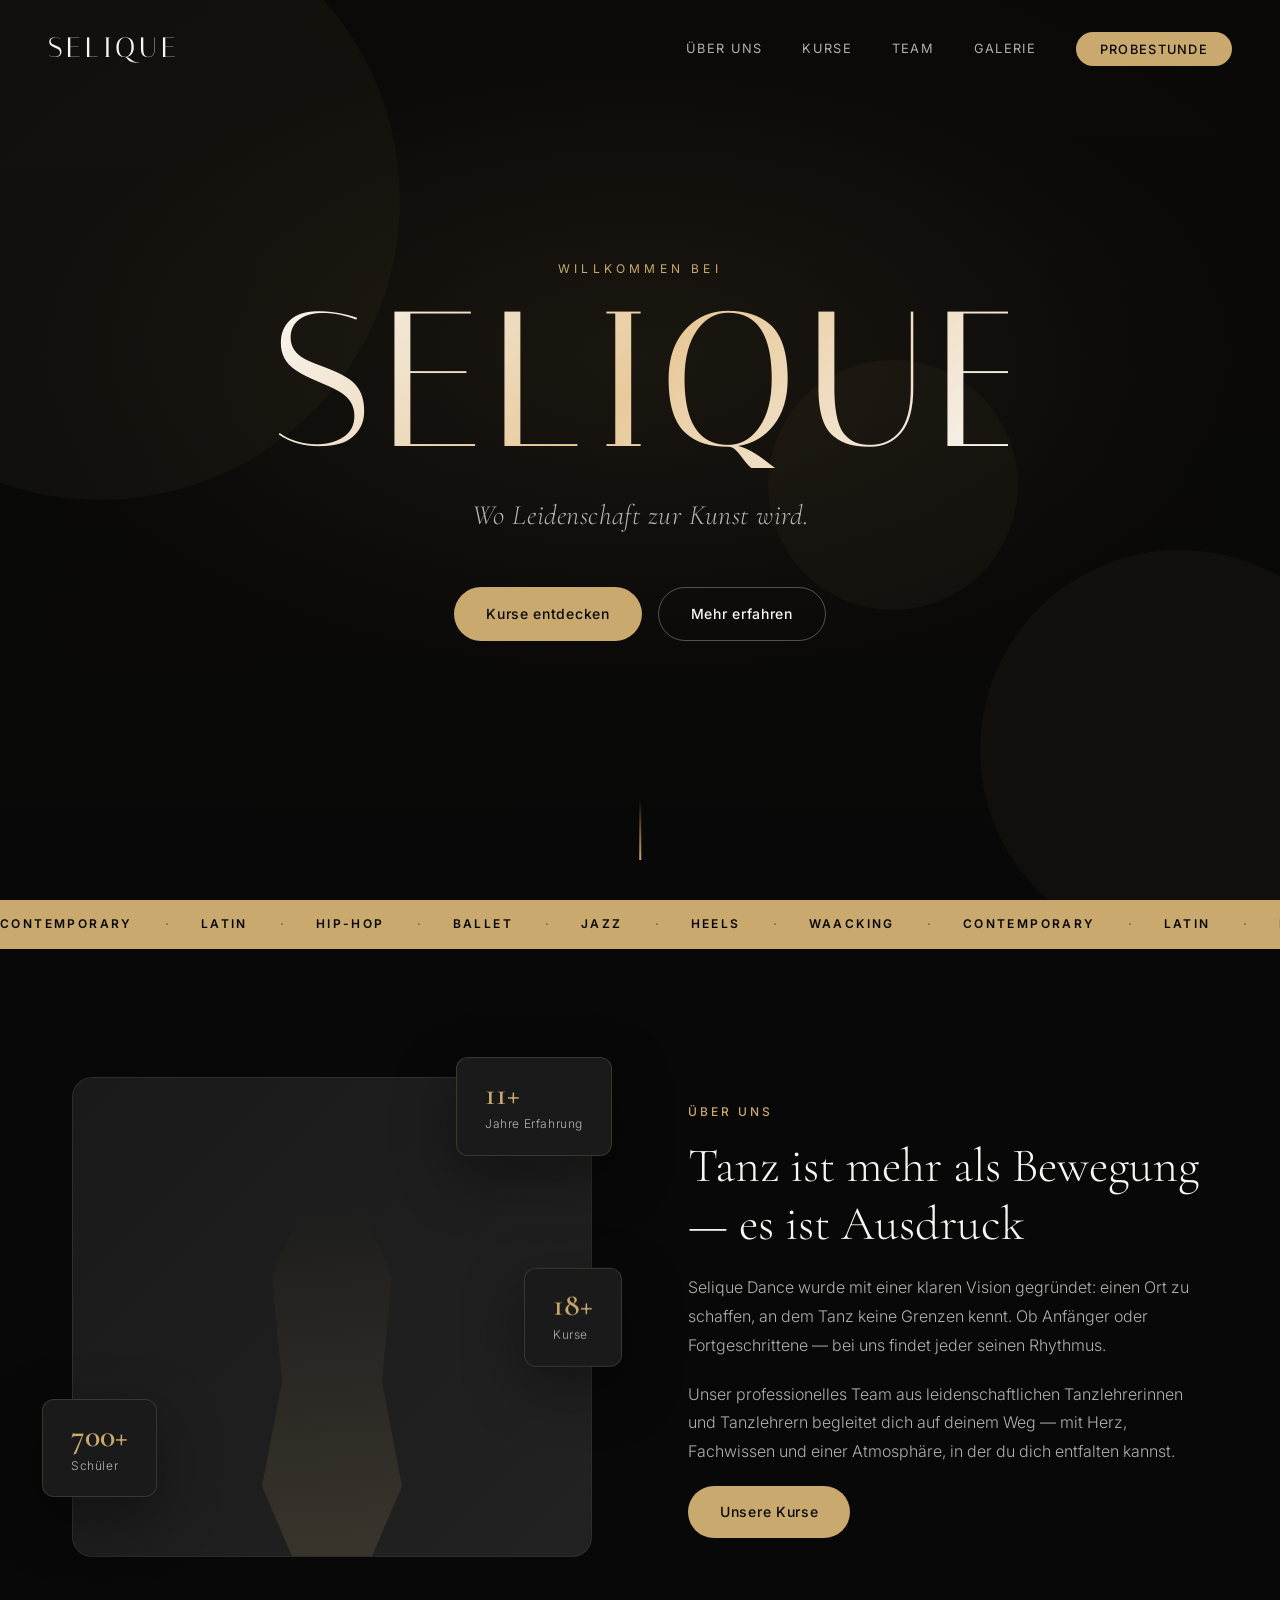
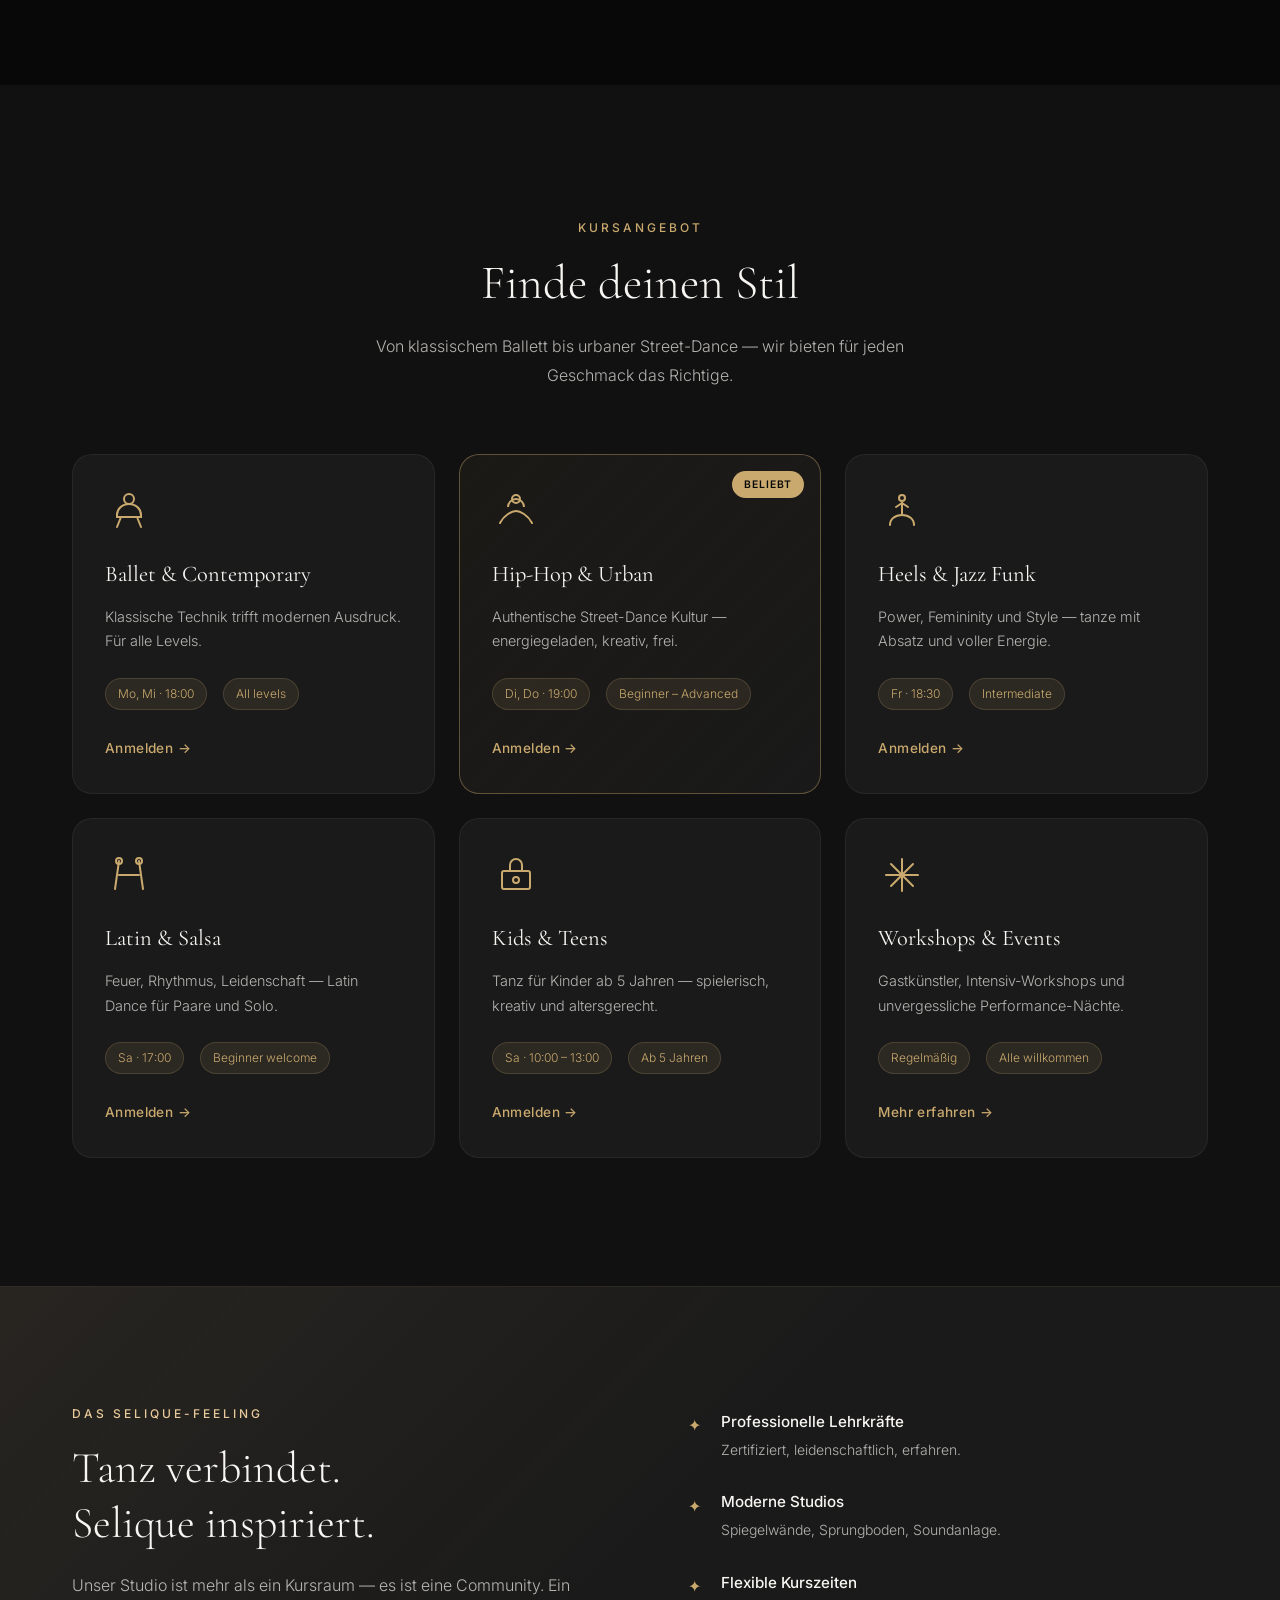
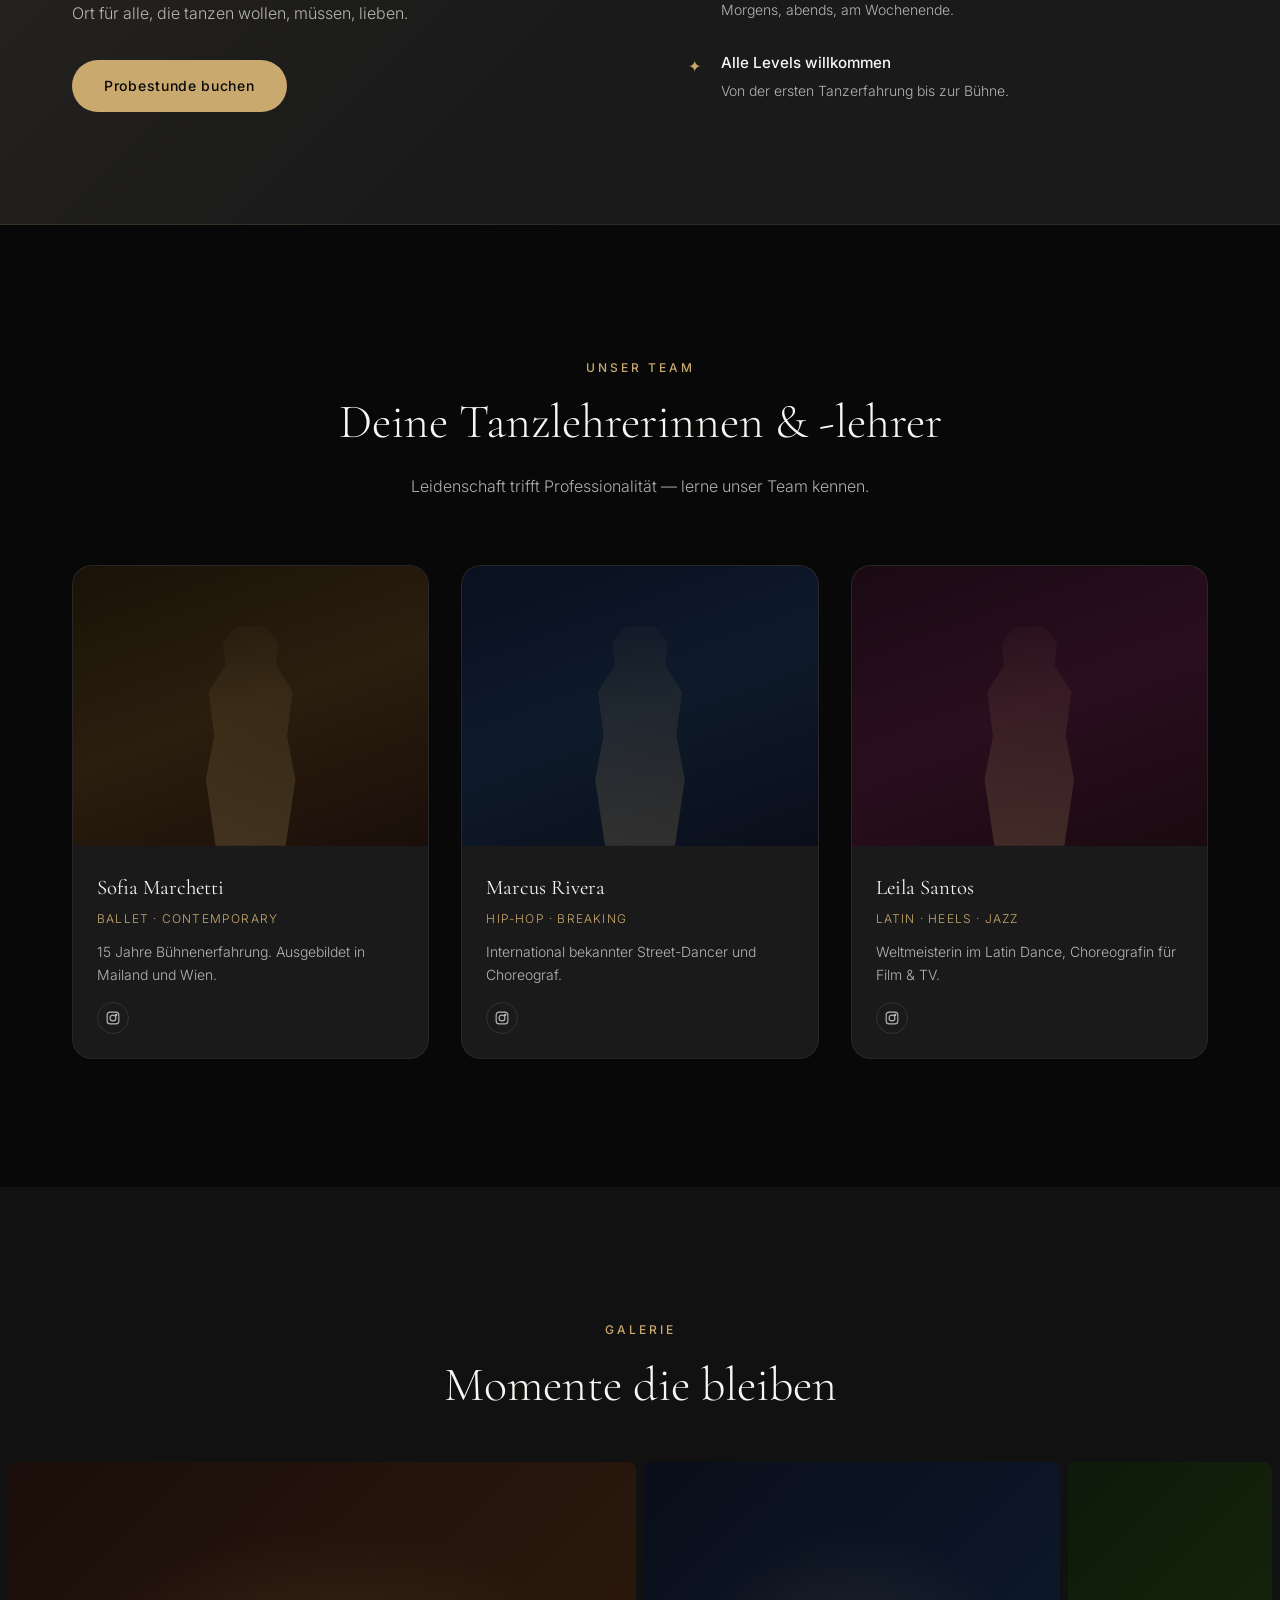
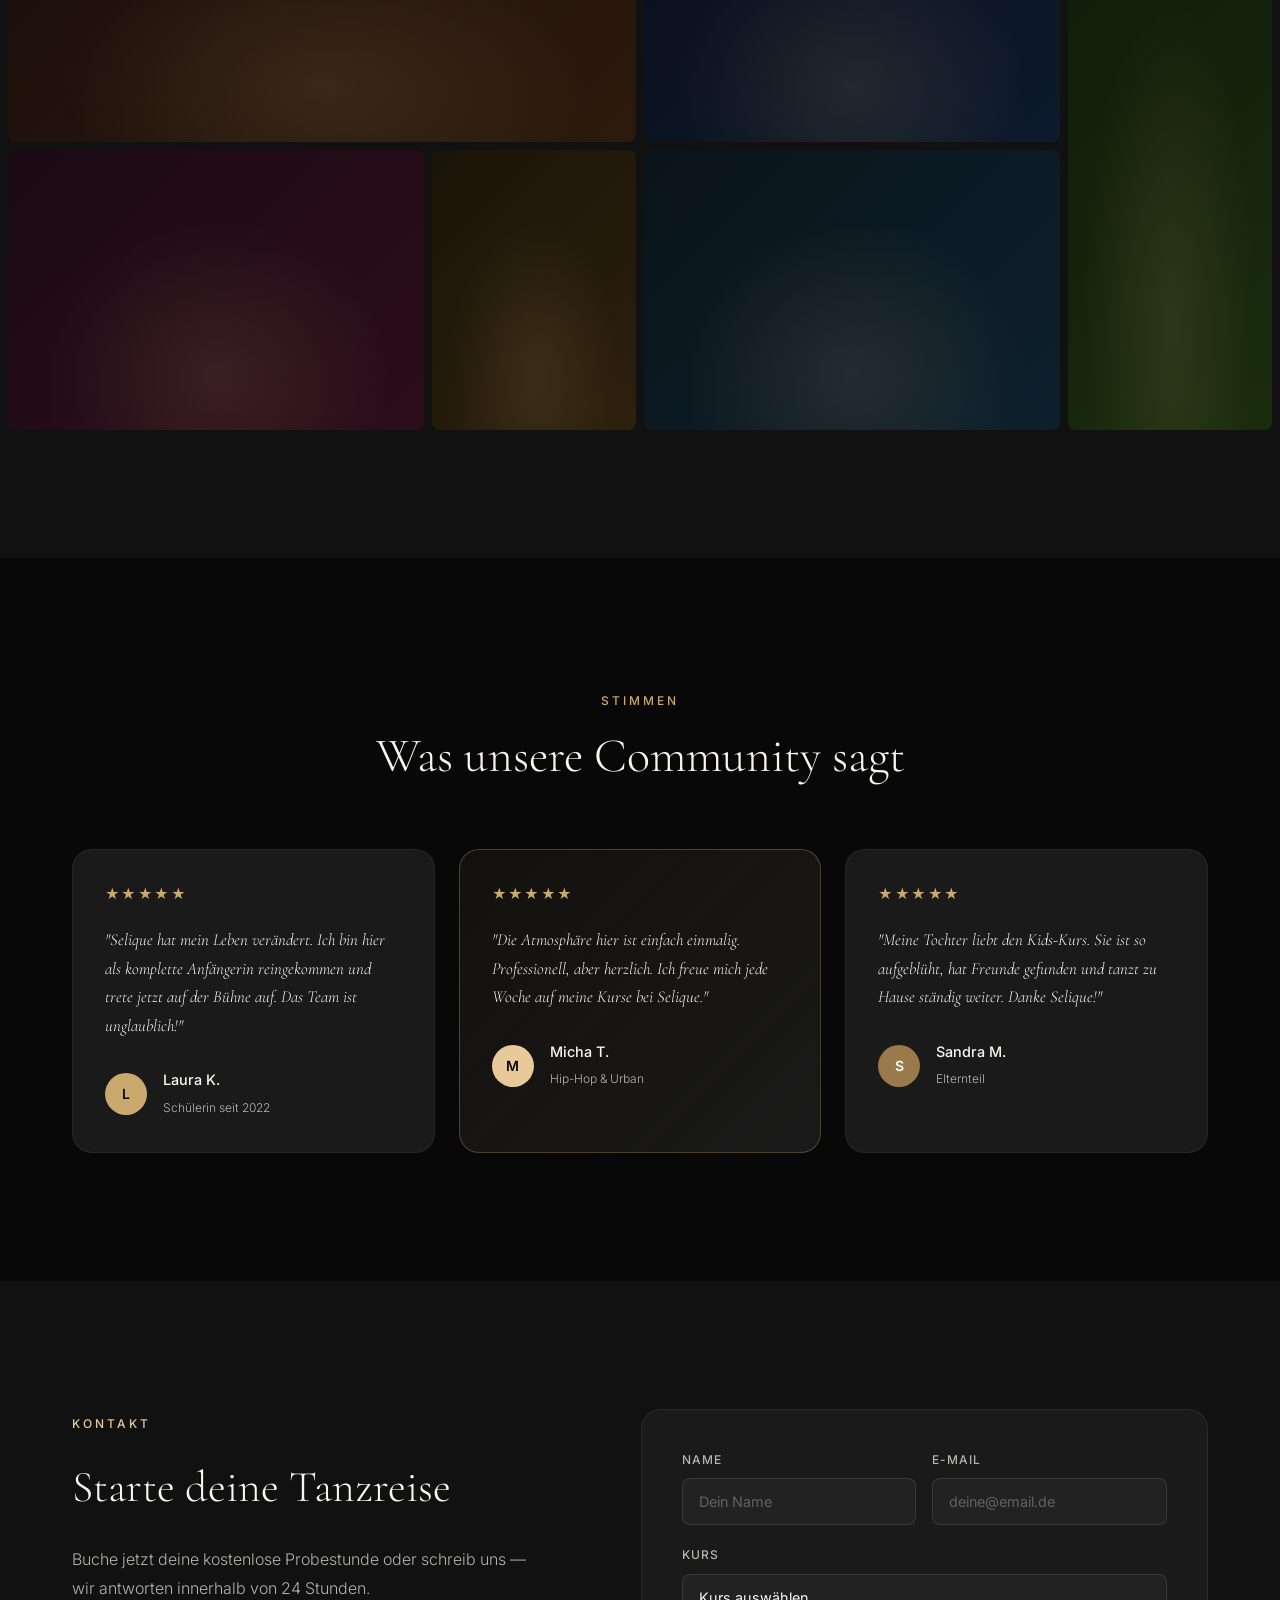
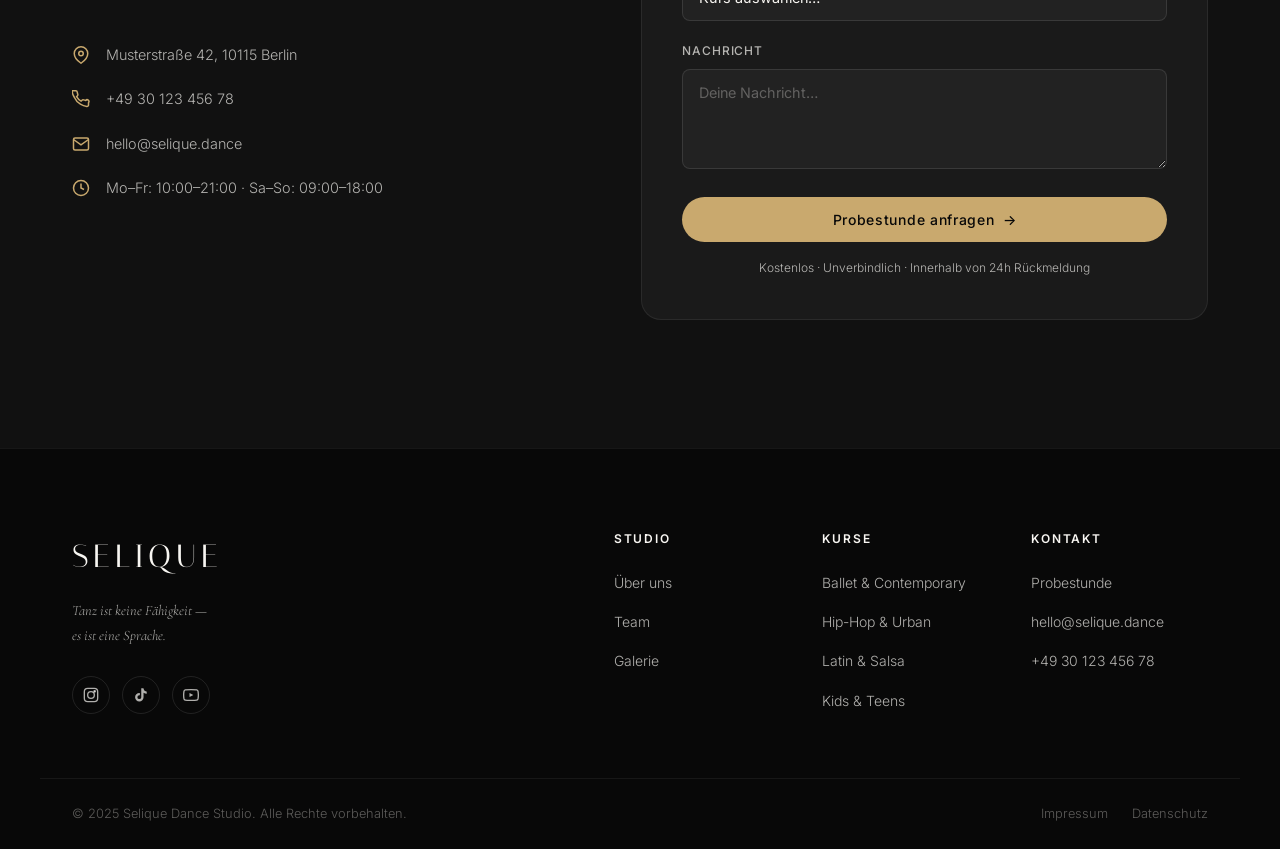
<file: index.html>
<!DOCTYPE html>
<html lang="de">
<head>
  <meta charset="UTF-8" />
  <meta name="viewport" content="width=device-width, initial-scale=1.0" />
  <title>SELIQUE – Dance Studio</title>
  <link rel="preconnect" href="https://fonts.googleapis.com" />
  <link rel="preconnect" href="https://fonts.gstatic.com" crossorigin />
  <link href="https://fonts.googleapis.com/css2?family=Cormorant+Garamond:ital,wght@0,300;0,400;0,600;1,300;1,400&family=Inter:wght@300;400;500;600&family=Italiana&display=swap" rel="stylesheet" />
  <link rel="stylesheet" href="style.css" />
</head>
<body>

  <!-- NAV -->
  <nav id="navbar">
    <a href="#" class="logo">SELIQUE</a>
    <button class="menu-toggle" id="menuToggle" aria-label="Menu öffnen">
      <span></span><span></span><span></span>
    </button>
    <ul class="nav-links" id="navLinks">
      <li><a href="#about">Über uns</a></li>
      <li><a href="#classes">Kurse</a></li>
      <li><a href="#instructors">Team</a></li>
      <li><a href="#gallery">Galerie</a></li>
      <li><a href="#contact" class="nav-cta">Probestunde</a></li>
    </ul>
  </nav>

  <!-- HERO -->
  <section id="hero">
    <div class="hero-bg">
      <div class="hero-overlay"></div>
      <div class="floating-shapes">
        <div class="shape s1"></div>
        <div class="shape s2"></div>
        <div class="shape s3"></div>
      </div>
    </div>
    <div class="hero-content">
      <p class="hero-eyebrow reveal">Willkommen bei</p>
      <h1 class="hero-title reveal delay-1">SELIQUE</h1>
      <p class="hero-subtitle reveal delay-2">Wo Leidenschaft zur Kunst wird.</p>
      <div class="hero-actions reveal delay-3">
        <a href="#classes" class="btn btn-primary">Kurse entdecken</a>
        <a href="#about" class="btn btn-outline">Mehr erfahren</a>
      </div>
    </div>
    <a href="#about" class="scroll-indicator">
      <span></span>
    </a>
  </section>

  <!-- MARQUEE BANNER -->
  <div class="marquee-wrapper">
    <div class="marquee-track">
      <span>Contemporary</span><span class="dot">·</span>
      <span>Latin</span><span class="dot">·</span>
      <span>Hip-Hop</span><span class="dot">·</span>
      <span>Ballet</span><span class="dot">·</span>
      <span>Jazz</span><span class="dot">·</span>
      <span>Heels</span><span class="dot">·</span>
      <span>Waacking</span><span class="dot">·</span>
      <span>Contemporary</span><span class="dot">·</span>
      <span>Latin</span><span class="dot">·</span>
      <span>Hip-Hop</span><span class="dot">·</span>
      <span>Ballet</span><span class="dot">·</span>
      <span>Jazz</span><span class="dot">·</span>
      <span>Heels</span><span class="dot">·</span>
      <span>Waacking</span><span class="dot">·</span>
    </div>
  </div>

  <!-- ABOUT -->
  <section id="about">
    <div class="container">
      <div class="about-grid">
        <div class="about-visual">
          <div class="about-card card-1">
            <div class="card-inner">
              <div class="stat-number">12+</div>
              <div class="stat-label">Jahre Erfahrung</div>
            </div>
          </div>
          <div class="about-card card-2">
            <div class="card-inner">
              <div class="stat-number">800+</div>
              <div class="stat-label">Schüler</div>
            </div>
          </div>
          <div class="about-card card-3">
            <div class="card-inner">
              <div class="stat-number">20+</div>
              <div class="stat-label">Kurse</div>
            </div>
          </div>
          <div class="about-image-placeholder">
            <div class="silhouette"></div>
          </div>
        </div>
        <div class="about-text">
          <span class="section-eyebrow">Über uns</span>
          <h2 class="section-title">Tanz ist mehr als Bewegung — es ist Ausdruck</h2>
          <p>Selique Dance wurde mit einer klaren Vision gegründet: einen Ort zu schaffen, an dem Tanz keine Grenzen kennt. Ob Anfänger oder Fortgeschrittene — bei uns findet jeder seinen Rhythmus.</p>
          <p>Unser professionelles Team aus leidenschaftlichen Tanzlehrerinnen und Tanzlehrern begleitet dich auf deinem Weg — mit Herz, Fachwissen und einer Atmosphäre, in der du dich entfalten kannst.</p>
          <a href="#classes" class="btn btn-primary">Unsere Kurse</a>
        </div>
      </div>
    </div>
  </section>

  <!-- CLASSES -->
  <section id="classes">
    <div class="container">
      <div class="section-header">
        <span class="section-eyebrow">Kursangebot</span>
        <h2 class="section-title">Finde deinen Stil</h2>
        <p class="section-desc">Von klassischem Ballett bis urbaner Street-Dance — wir bieten für jeden Geschmack das Richtige.</p>
      </div>
      <div class="classes-grid">
        <div class="class-card" data-delay="0">
          <div class="class-icon">
            <svg viewBox="0 0 48 48" fill="none"><circle cx="24" cy="12" r="5" stroke="currentColor" stroke-width="2"/><path d="M24 17c-7 0-12 5-12 11v2h24v-2c0-6-5-11-12-11z" stroke="currentColor" stroke-width="2"/><path d="M16 30l-4 10M32 30l4 10" stroke="currentColor" stroke-width="2" stroke-linecap="round"/></svg>
          </div>
          <h3>Ballet & Contemporary</h3>
          <p>Klassische Technik trifft modernen Ausdruck. Für alle Levels.</p>
          <div class="class-meta">
            <span>Mo, Mi · 18:00</span>
            <span>All levels</span>
          </div>
          <a href="#contact" class="class-link">Anmelden →</a>
        </div>
        <div class="class-card featured" data-delay="100">
          <div class="class-badge">Beliebt</div>
          <div class="class-icon">
            <svg viewBox="0 0 48 48" fill="none"><path d="M8 36c4-8 12-12 16-12s12 4 16 12" stroke="currentColor" stroke-width="2" stroke-linecap="round"/><path d="M16 20c0-4.4 3.6-8 8-8s8 3.6 8 8" stroke="currentColor" stroke-width="2"/><circle cx="24" cy="12" r="4" stroke="currentColor" stroke-width="2"/></svg>
          </div>
          <h3>Hip-Hop & Urban</h3>
          <p>Authentische Street-Dance Kultur — energiegeladen, kreativ, frei.</p>
          <div class="class-meta">
            <span>Di, Do · 19:00</span>
            <span>Beginner – Advanced</span>
          </div>
          <a href="#contact" class="class-link">Anmelden →</a>
        </div>
        <div class="class-card" data-delay="200">
          <div class="class-icon">
            <svg viewBox="0 0 48 48" fill="none"><path d="M12 38c0-6 5-10 12-10s12 4 12 10" stroke="currentColor" stroke-width="2" stroke-linecap="round"/><path d="M24 28V16" stroke="currentColor" stroke-width="2" stroke-linecap="round"/><path d="M18 20l6-4 6 4" stroke="currentColor" stroke-width="2" stroke-linecap="round" stroke-linejoin="round"/><circle cx="24" cy="11" r="3" stroke="currentColor" stroke-width="2"/></svg>
          </div>
          <h3>Heels & Jazz Funk</h3>
          <p>Power, Femininity und Style — tanze mit Absatz und voller Energie.</p>
          <div class="class-meta">
            <span>Fr · 18:30</span>
            <span>Intermediate</span>
          </div>
          <a href="#contact" class="class-link">Anmelden →</a>
        </div>
        <div class="class-card" data-delay="300">
          <div class="class-icon">
            <svg viewBox="0 0 48 48" fill="none"><path d="M14 10l-4 28M34 10l4 28M14 24h20" stroke="currentColor" stroke-width="2" stroke-linecap="round"/><circle cx="14" cy="10" r="3" stroke="currentColor" stroke-width="2"/><circle cx="34" cy="10" r="3" stroke="currentColor" stroke-width="2"/></svg>
          </div>
          <h3>Latin & Salsa</h3>
          <p>Feuer, Rhythmus, Leidenschaft — Latin Dance für Paare und Solo.</p>
          <div class="class-meta">
            <span>Sa · 17:00</span>
            <span>Beginner welcome</span>
          </div>
          <a href="#contact" class="class-link">Anmelden →</a>
        </div>
        <div class="class-card" data-delay="400">
          <div class="class-icon">
            <svg viewBox="0 0 48 48" fill="none"><rect x="10" y="20" width="28" height="18" rx="2" stroke="currentColor" stroke-width="2"/><path d="M18 20V14a6 6 0 0112 0v6" stroke="currentColor" stroke-width="2" stroke-linecap="round"/><circle cx="24" cy="29" r="3" stroke="currentColor" stroke-width="2"/></svg>
          </div>
          <h3>Kids & Teens</h3>
          <p>Tanz für Kinder ab 5 Jahren — spielerisch, kreativ und altersgerecht.</p>
          <div class="class-meta">
            <span>Sa · 10:00 – 13:00</span>
            <span>Ab 5 Jahren</span>
          </div>
          <a href="#contact" class="class-link">Anmelden →</a>
        </div>
        <div class="class-card" data-delay="500">
          <div class="class-icon">
            <svg viewBox="0 0 48 48" fill="none"><path d="M24 8v32M8 24h32" stroke="currentColor" stroke-width="2" stroke-linecap="round"/><path d="M13 13l22 22M35 13L13 35" stroke="currentColor" stroke-width="2" stroke-linecap="round"/></svg>
          </div>
          <h3>Workshops & Events</h3>
          <p>Gastkünstler, Intensiv-Workshops und unvergessliche Performance-Nächte.</p>
          <div class="class-meta">
            <span>Regelmäßig</span>
            <span>Alle willkommen</span>
          </div>
          <a href="#contact" class="class-link">Mehr erfahren →</a>
        </div>
      </div>
    </div>
  </section>

  <!-- EXPERIENCE STRIP -->
  <section id="experience">
    <div class="experience-inner">
      <div class="exp-text">
        <span class="section-eyebrow light">Das Selique-Feeling</span>
        <h2>Tanz verbindet.<br/>Selique inspiriert.</h2>
        <p>Unser Studio ist mehr als ein Kursraum — es ist eine Community. Ein Ort für alle, die tanzen wollen, müssen, lieben.</p>
        <a href="#contact" class="btn btn-primary">Probestunde buchen</a>
      </div>
      <div class="exp-features">
        <div class="exp-feature">
          <div class="exp-icon">✦</div>
          <div>
            <strong>Professionelle Lehrkräfte</strong>
            <p>Zertifiziert, leidenschaftlich, erfahren.</p>
          </div>
        </div>
        <div class="exp-feature">
          <div class="exp-icon">✦</div>
          <div>
            <strong>Moderne Studios</strong>
            <p>Spiegelwände, Sprungboden, Soundanlage.</p>
          </div>
        </div>
        <div class="exp-feature">
          <div class="exp-icon">✦</div>
          <div>
            <strong>Flexible Kurszeiten</strong>
            <p>Morgens, abends, am Wochenende.</p>
          </div>
        </div>
        <div class="exp-feature">
          <div class="exp-icon">✦</div>
          <div>
            <strong>Alle Levels willkommen</strong>
            <p>Von der ersten Tanzerfahrung bis zur Bühne.</p>
          </div>
        </div>
      </div>
    </div>
  </section>

  <!-- INSTRUCTORS -->
  <section id="instructors">
    <div class="container">
      <div class="section-header">
        <span class="section-eyebrow">Unser Team</span>
        <h2 class="section-title">Deine Tanzlehrerinnen & -lehrer</h2>
        <p class="section-desc">Leidenschaft trifft Professionalität — lerne unser Team kennen.</p>
      </div>
      <div class="instructors-grid">
        <div class="instructor-card">
          <div class="instructor-photo photo-1">
            <div class="instructor-silhouette"></div>
          </div>
          <div class="instructor-info">
            <h3>Sofia Marchetti</h3>
            <span class="instructor-style">Ballet · Contemporary</span>
            <p>15 Jahre Bühnenerfahrung. Ausgebildet in Mailand und Wien.</p>
            <div class="instructor-socials">
              <a href="#" aria-label="Instagram">
                <svg viewBox="0 0 24 24" fill="none" stroke="currentColor" stroke-width="2"><rect x="2" y="2" width="20" height="20" rx="5"/><circle cx="12" cy="12" r="5"/><circle cx="17.5" cy="6.5" r="1" fill="currentColor"/></svg>
              </a>
            </div>
          </div>
        </div>
        <div class="instructor-card">
          <div class="instructor-photo photo-2">
            <div class="instructor-silhouette"></div>
          </div>
          <div class="instructor-info">
            <h3>Marcus Rivera</h3>
            <span class="instructor-style">Hip-Hop · Breaking</span>
            <p>International bekannter Street-Dancer und Choreograf.</p>
            <div class="instructor-socials">
              <a href="#" aria-label="Instagram">
                <svg viewBox="0 0 24 24" fill="none" stroke="currentColor" stroke-width="2"><rect x="2" y="2" width="20" height="20" rx="5"/><circle cx="12" cy="12" r="5"/><circle cx="17.5" cy="6.5" r="1" fill="currentColor"/></svg>
              </a>
            </div>
          </div>
        </div>
        <div class="instructor-card">
          <div class="instructor-photo photo-3">
            <div class="instructor-silhouette"></div>
          </div>
          <div class="instructor-info">
            <h3>Leila Santos</h3>
            <span class="instructor-style">Latin · Heels · Jazz</span>
            <p>Weltmeisterin im Latin Dance, Choreografin für Film & TV.</p>
            <div class="instructor-socials">
              <a href="#" aria-label="Instagram">
                <svg viewBox="0 0 24 24" fill="none" stroke="currentColor" stroke-width="2"><rect x="2" y="2" width="20" height="20" rx="5"/><circle cx="12" cy="12" r="5"/><circle cx="17.5" cy="6.5" r="1" fill="currentColor"/></svg>
              </a>
            </div>
          </div>
        </div>
      </div>
    </div>
  </section>

  <!-- GALLERY -->
  <section id="gallery">
    <div class="container">
      <div class="section-header">
        <span class="section-eyebrow">Galerie</span>
        <h2 class="section-title">Momente die bleiben</h2>
      </div>
    </div>
    <div class="gallery-grid">
      <div class="gallery-item gi-1"><div class="gallery-overlay"><span>Performance 2024</span></div></div>
      <div class="gallery-item gi-2"><div class="gallery-overlay"><span>Workshop Series</span></div></div>
      <div class="gallery-item gi-3"><div class="gallery-overlay"><span>Summer Showcase</span></div></div>
      <div class="gallery-item gi-4"><div class="gallery-overlay"><span>Urban Night</span></div></div>
      <div class="gallery-item gi-5"><div class="gallery-overlay"><span>Ballet Intensive</span></div></div>
      <div class="gallery-item gi-6"><div class="gallery-overlay"><span>Studio Sessions</span></div></div>
    </div>
  </section>

  <!-- TESTIMONIALS -->
  <section id="testimonials">
    <div class="container">
      <div class="section-header">
        <span class="section-eyebrow">Stimmen</span>
        <h2 class="section-title">Was unsere Community sagt</h2>
      </div>
      <div class="testimonials-grid">
        <div class="testimonial-card">
          <div class="testimonial-stars">★★★★★</div>
          <blockquote>"Selique hat mein Leben verändert. Ich bin hier als komplette Anfängerin reingekommen und trete jetzt auf der Bühne auf. Das Team ist unglaublich!"</blockquote>
          <div class="testimonial-author">
            <div class="author-avatar av-1">L</div>
            <div>
              <strong>Laura K.</strong>
              <span>Schülerin seit 2022</span>
            </div>
          </div>
        </div>
        <div class="testimonial-card featured-testimonial">
          <div class="testimonial-stars">★★★★★</div>
          <blockquote>"Die Atmosphäre hier ist einfach einmalig. Professionell, aber herzlich. Ich freue mich jede Woche auf meine Kurse bei Selique."</blockquote>
          <div class="testimonial-author">
            <div class="author-avatar av-2">M</div>
            <div>
              <strong>Micha T.</strong>
              <span>Hip-Hop & Urban</span>
            </div>
          </div>
        </div>
        <div class="testimonial-card">
          <div class="testimonial-stars">★★★★★</div>
          <blockquote>"Meine Tochter liebt den Kids-Kurs. Sie ist so aufgeblüht, hat Freunde gefunden und tanzt zu Hause ständig weiter. Danke Selique!"</blockquote>
          <div class="testimonial-author">
            <div class="author-avatar av-3">S</div>
            <div>
              <strong>Sandra M.</strong>
              <span>Elternteil</span>
            </div>
          </div>
        </div>
      </div>
    </div>
  </section>

  <!-- CONTACT -->
  <section id="contact">
    <div class="container">
      <div class="contact-grid">
        <div class="contact-info">
          <span class="section-eyebrow light">Kontakt</span>
          <h2>Starte deine Tanzreise</h2>
          <p>Buche jetzt deine kostenlose Probestunde oder schreib uns — wir antworten innerhalb von 24 Stunden.</p>
          <div class="contact-details">
            <div class="contact-item">
              <svg viewBox="0 0 24 24" fill="none" stroke="currentColor" stroke-width="2"><path d="M21 10c0 7-9 13-9 13s-9-6-9-13a9 9 0 0118 0z"/><circle cx="12" cy="10" r="3"/></svg>
              <span>Musterstraße 42, 10115 Berlin</span>
            </div>
            <div class="contact-item">
              <svg viewBox="0 0 24 24" fill="none" stroke="currentColor" stroke-width="2"><path d="M22 16.92v3a2 2 0 01-2.18 2 19.79 19.79 0 01-8.63-3.07A19.5 19.5 0 013.07 9.68a19.79 19.79 0 01-3.07-8.67A2 2 0 012 1h3a2 2 0 012 1.72 12.84 12.84 0 00.7 2.81 2 2 0 01-.45 2.11L6.09 8.9a16 16 0 006 6l1.27-1.27a2 2 0 012.11-.45 12.84 12.84 0 002.81.7A2 2 0 0122 16.92z"/></svg>
              <span>+49 30 123 456 78</span>
            </div>
            <div class="contact-item">
              <svg viewBox="0 0 24 24" fill="none" stroke="currentColor" stroke-width="2"><path d="M4 4h16c1.1 0 2 .9 2 2v12c0 1.1-.9 2-2 2H4c-1.1 0-2-.9-2-2V6c0-1.1.9-2 2-2z"/><polyline points="22,6 12,13 2,6"/></svg>
              <span>hello@selique.dance</span>
            </div>
            <div class="contact-item">
              <svg viewBox="0 0 24 24" fill="none" stroke="currentColor" stroke-width="2"><circle cx="12" cy="12" r="10"/><polyline points="12 6 12 12 16 14"/></svg>
              <span>Mo–Fr: 10:00–21:00 · Sa–So: 09:00–18:00</span>
            </div>
          </div>
        </div>
        <form class="contact-form" id="contactForm">
          <div class="form-row">
            <div class="form-group">
              <label for="name">Name</label>
              <input type="text" id="name" name="name" placeholder="Dein Name" required />
            </div>
            <div class="form-group">
              <label for="email">E-Mail</label>
              <input type="email" id="email" name="email" placeholder="deine@email.de" required />
            </div>
          </div>
          <div class="form-group">
            <label for="course">Kurs</label>
            <select id="course" name="course">
              <option value="">Kurs auswählen…</option>
              <option>Ballet & Contemporary</option>
              <option>Hip-Hop & Urban</option>
              <option>Heels & Jazz Funk</option>
              <option>Latin & Salsa</option>
              <option>Kids & Teens</option>
              <option>Workshop / Event</option>
            </select>
          </div>
          <div class="form-group">
            <label for="message">Nachricht</label>
            <textarea id="message" name="message" rows="4" placeholder="Deine Nachricht…"></textarea>
          </div>
          <button type="submit" class="btn btn-primary btn-full">
            <span class="btn-text">Probestunde anfragen</span>
            <span class="btn-icon">→</span>
          </button>
          <p class="form-note">Kostenlos · Unverbindlich · Innerhalb von 24h Rückmeldung</p>
        </form>
      </div>
    </div>
  </section>

  <!-- FOOTER -->
  <footer id="footer">
    <div class="footer-inner">
      <div class="footer-brand">
        <div class="footer-logo">SELIQUE</div>
        <p>Tanz ist keine Fähigkeit —<br/>es ist eine Sprache.</p>
        <div class="footer-socials">
          <a href="#" aria-label="Instagram">
            <svg viewBox="0 0 24 24" fill="none" stroke="currentColor" stroke-width="2"><rect x="2" y="2" width="20" height="20" rx="5"/><circle cx="12" cy="12" r="5"/><circle cx="17.5" cy="6.5" r="1" fill="currentColor"/></svg>
          </a>
          <a href="#" aria-label="TikTok">
            <svg viewBox="0 0 24 24" fill="currentColor"><path d="M19.59 6.69a4.83 4.83 0 01-3.77-4.25V2h-3.45v13.67a2.89 2.89 0 01-2.88 2.5 2.89 2.89 0 01-2.89-2.89 2.89 2.89 0 012.89-2.89c.28 0 .54.04.79.1V9.01a6.33 6.33 0 00-.79-.05 6.34 6.34 0 00-6.34 6.34 6.34 6.34 0 006.34 6.34 6.34 6.34 0 006.33-6.34V8.69a8.18 8.18 0 004.78 1.53V6.77a4.85 4.85 0 01-1.01-.08z"/></svg>
          </a>
          <a href="#" aria-label="YouTube">
            <svg viewBox="0 0 24 24" fill="none" stroke="currentColor" stroke-width="2"><path d="M22.54 6.42a2.78 2.78 0 00-1.95-1.96C18.88 4 12 4 12 4s-6.88 0-8.59.46A2.78 2.78 0 001.46 6.42 29 29 0 001 12a29 29 0 00.46 5.58 2.78 2.78 0 001.95 1.96C5.12 20 12 20 12 20s6.88 0 8.59-.46a2.78 2.78 0 001.95-1.96A29 29 0 0023 12a29 29 0 00-.46-5.58z"/><polygon points="9.75 15.02 15.5 12 9.75 8.98 9.75 15.02" fill="currentColor" stroke="none"/></svg>
          </a>
        </div>
      </div>
      <div class="footer-links">
        <div class="footer-col">
          <h4>Studio</h4>
          <ul>
            <li><a href="#about">Über uns</a></li>
            <li><a href="#instructors">Team</a></li>
            <li><a href="#gallery">Galerie</a></li>
          </ul>
        </div>
        <div class="footer-col">
          <h4>Kurse</h4>
          <ul>
            <li><a href="#classes">Ballet & Contemporary</a></li>
            <li><a href="#classes">Hip-Hop & Urban</a></li>
            <li><a href="#classes">Latin & Salsa</a></li>
            <li><a href="#classes">Kids & Teens</a></li>
          </ul>
        </div>
        <div class="footer-col">
          <h4>Kontakt</h4>
          <ul>
            <li><a href="#contact">Probestunde</a></li>
            <li><a href="mailto:hello@selique.dance">hello@selique.dance</a></li>
            <li><a href="tel:+493012345678">+49 30 123 456 78</a></li>
          </ul>
        </div>
      </div>
    </div>
    <div class="footer-bottom">
      <p>© 2025 Selique Dance Studio. Alle Rechte vorbehalten.</p>
      <div class="footer-legal">
        <a href="#">Impressum</a>
        <a href="#">Datenschutz</a>
      </div>
    </div>
  </footer>

  <script src="script.js"></script>
</body>
</html>
</file>
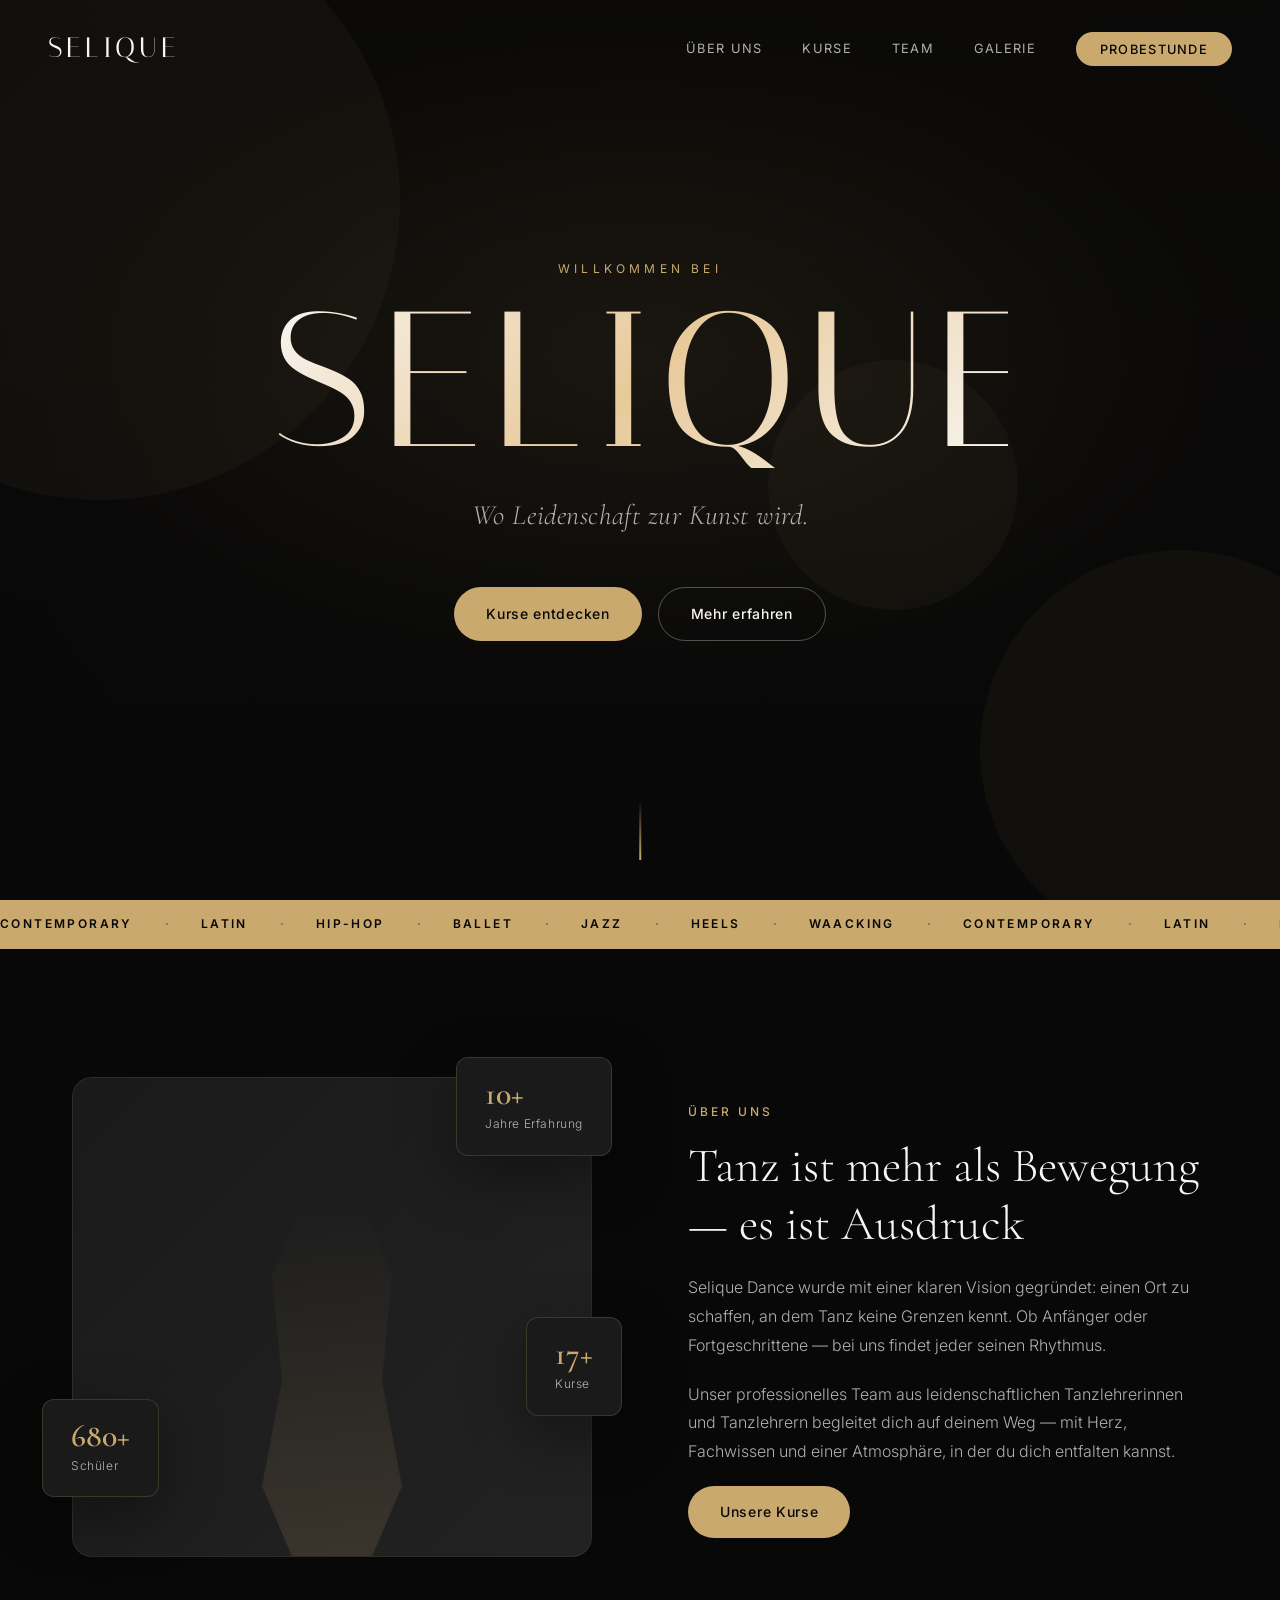
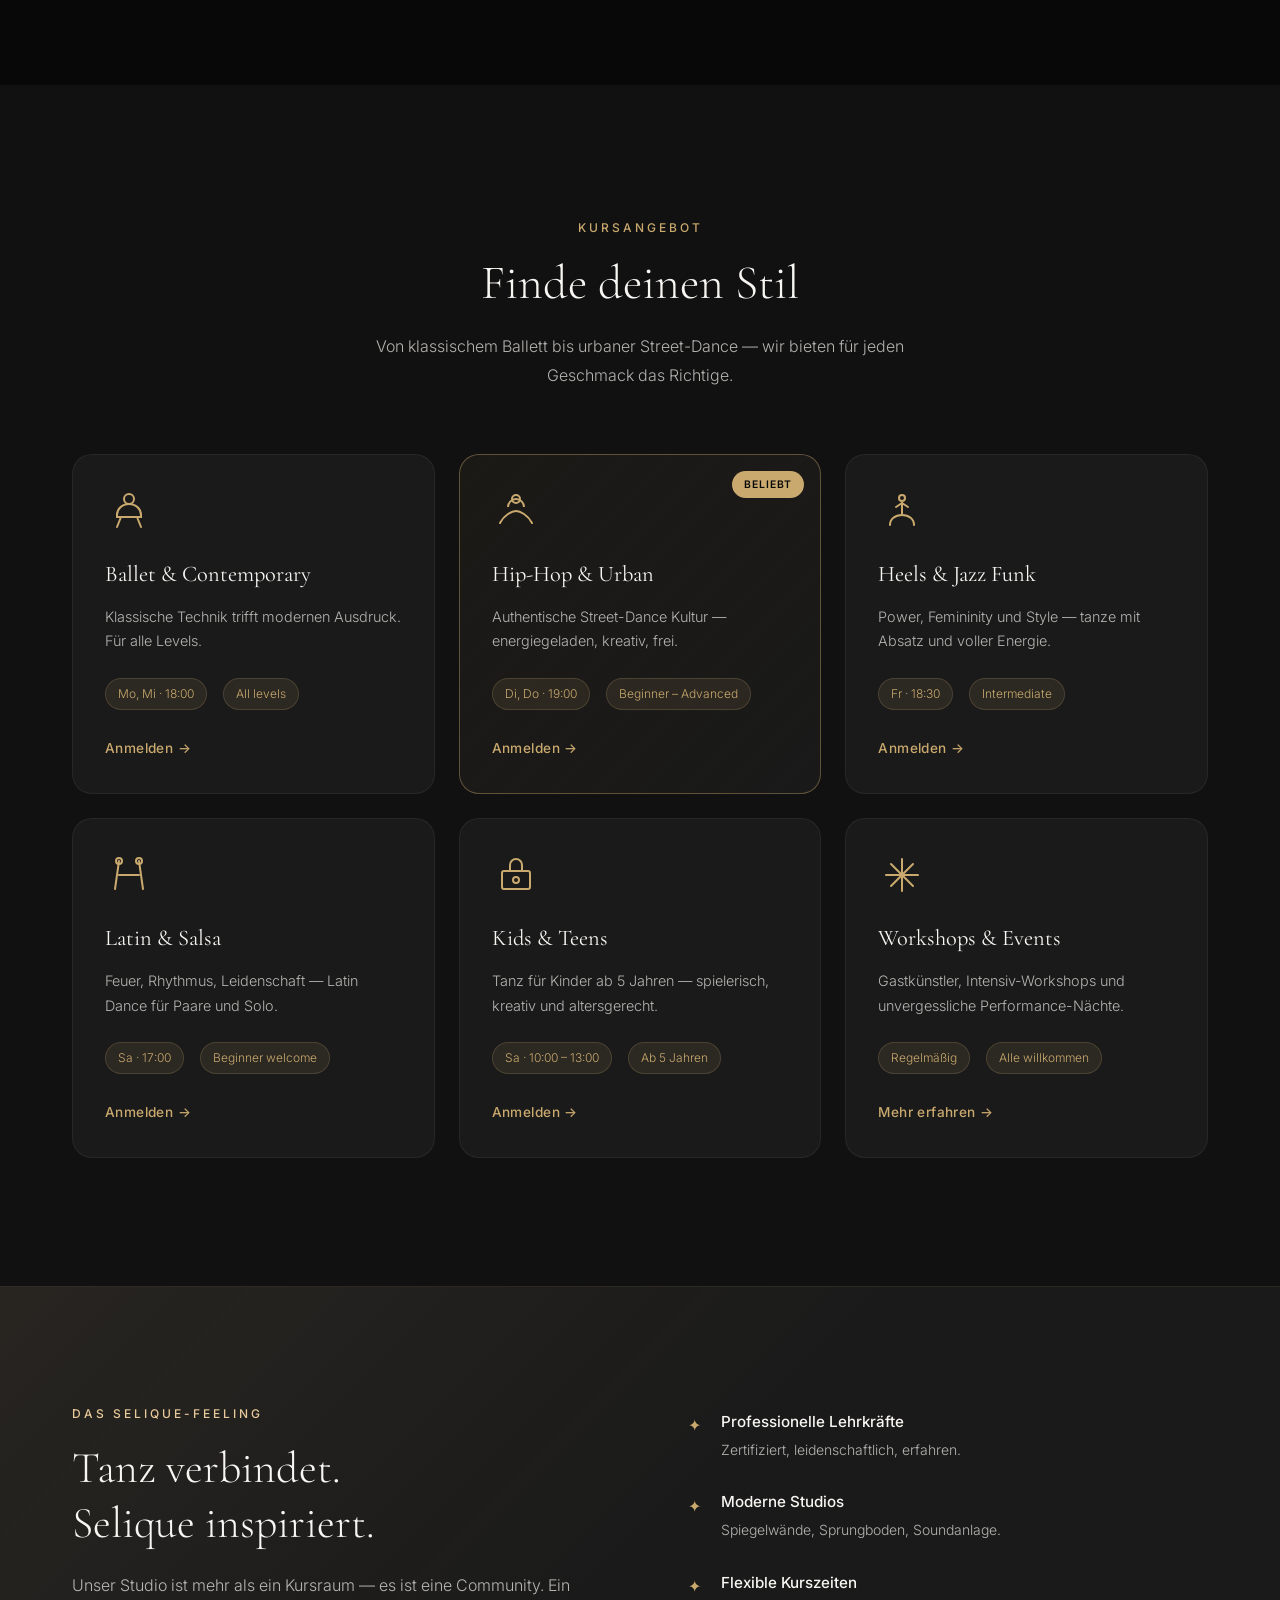
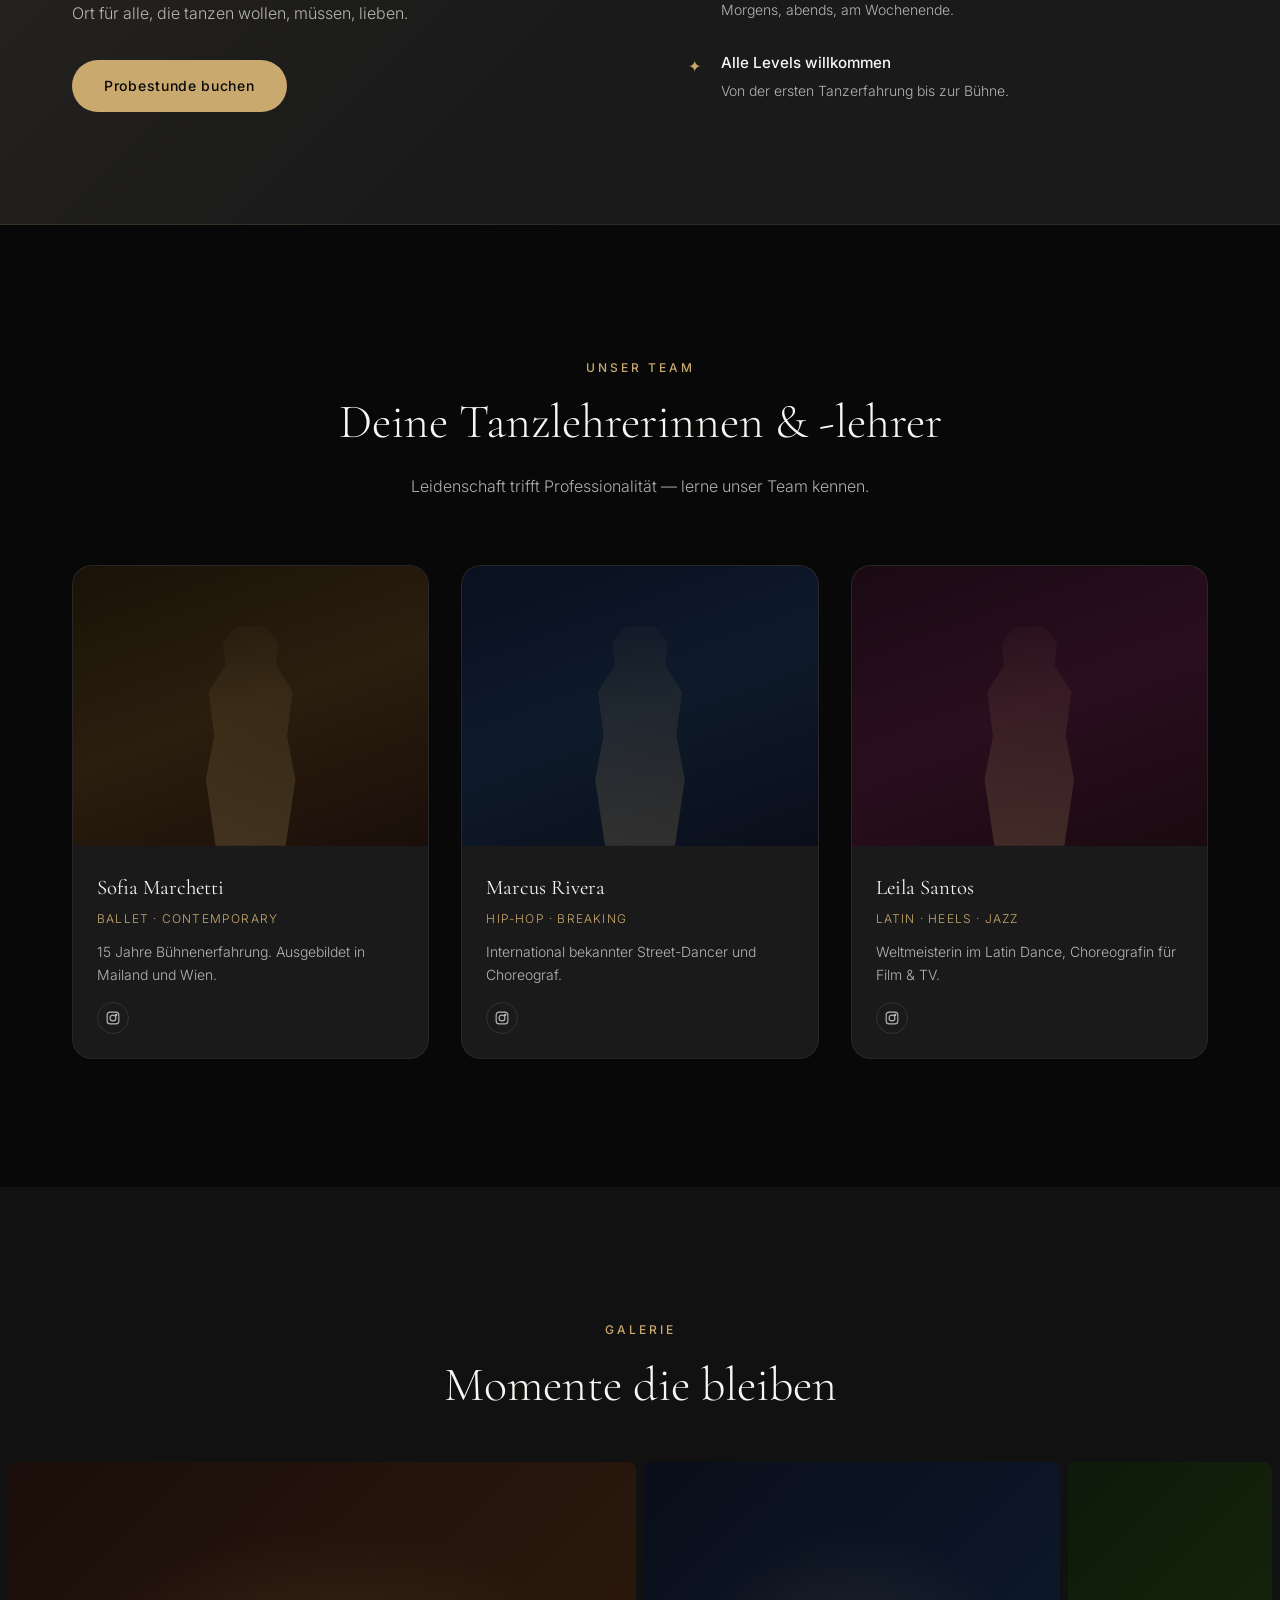
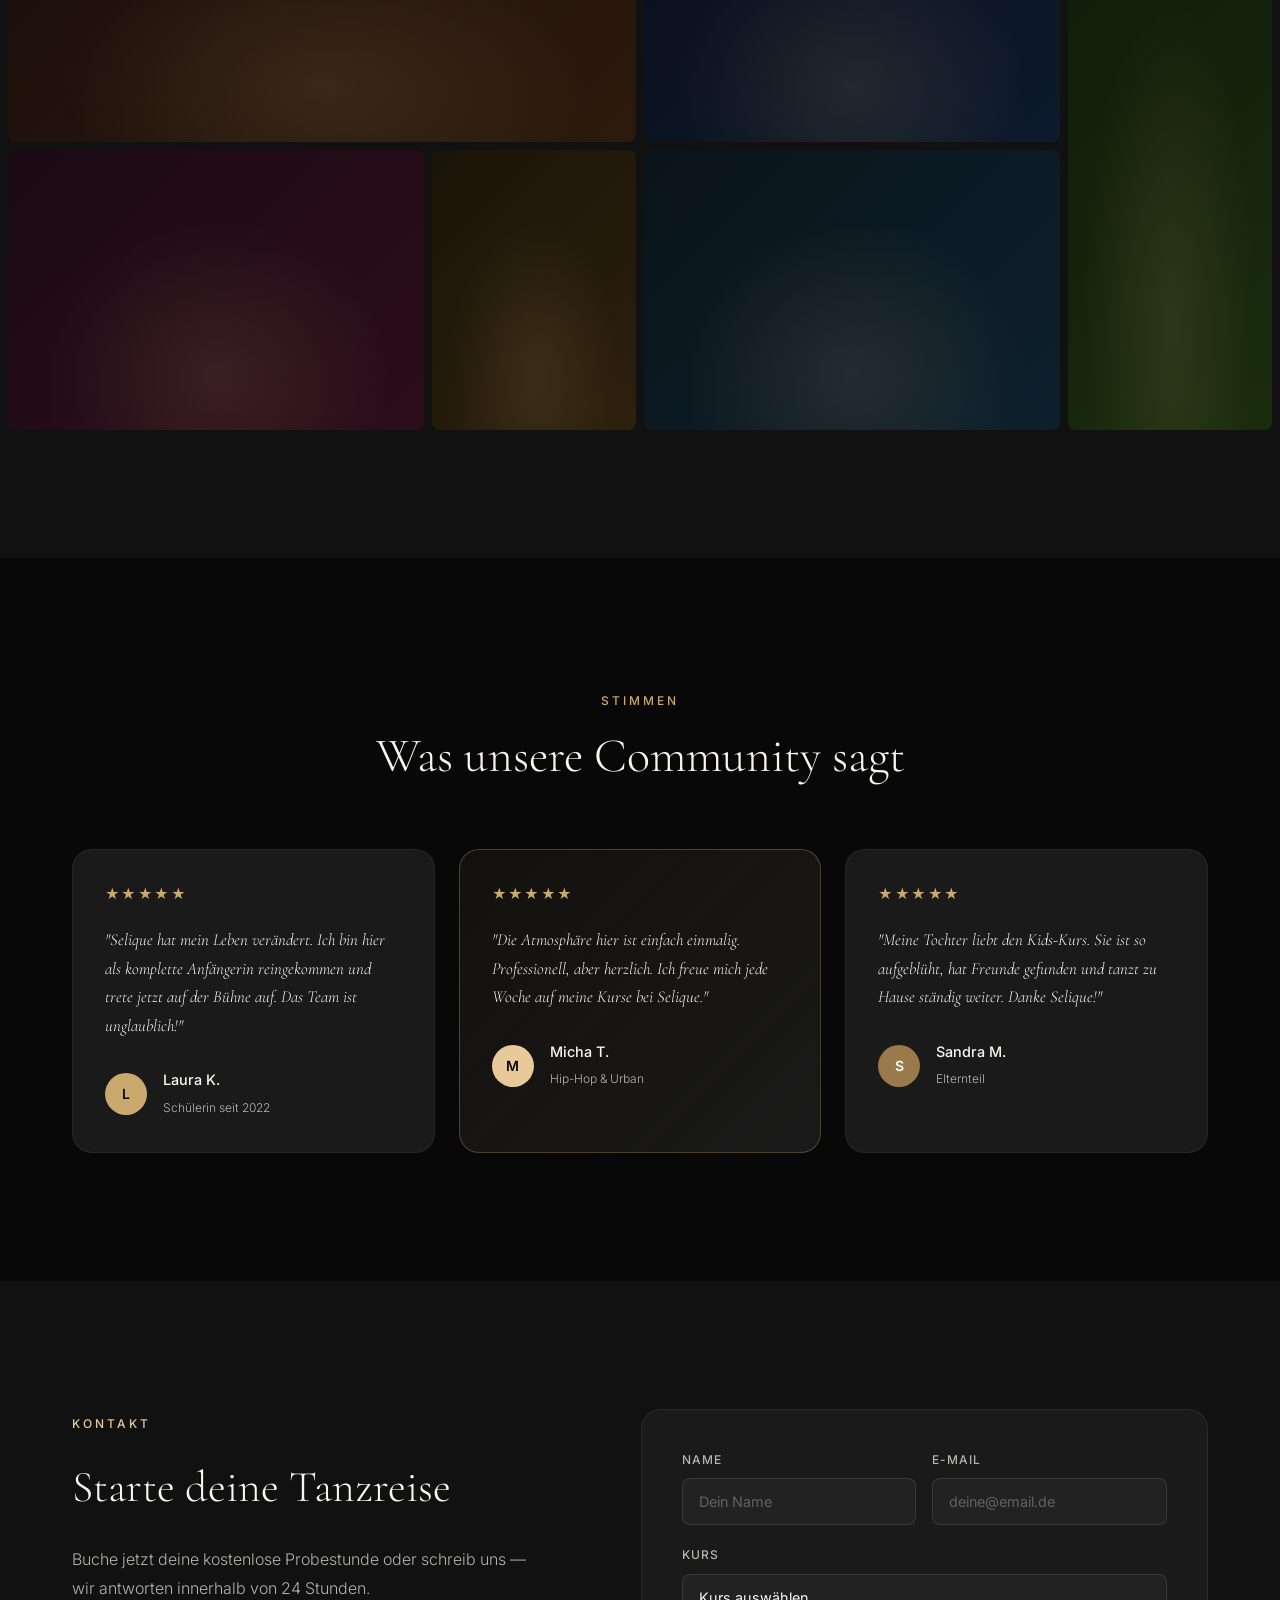
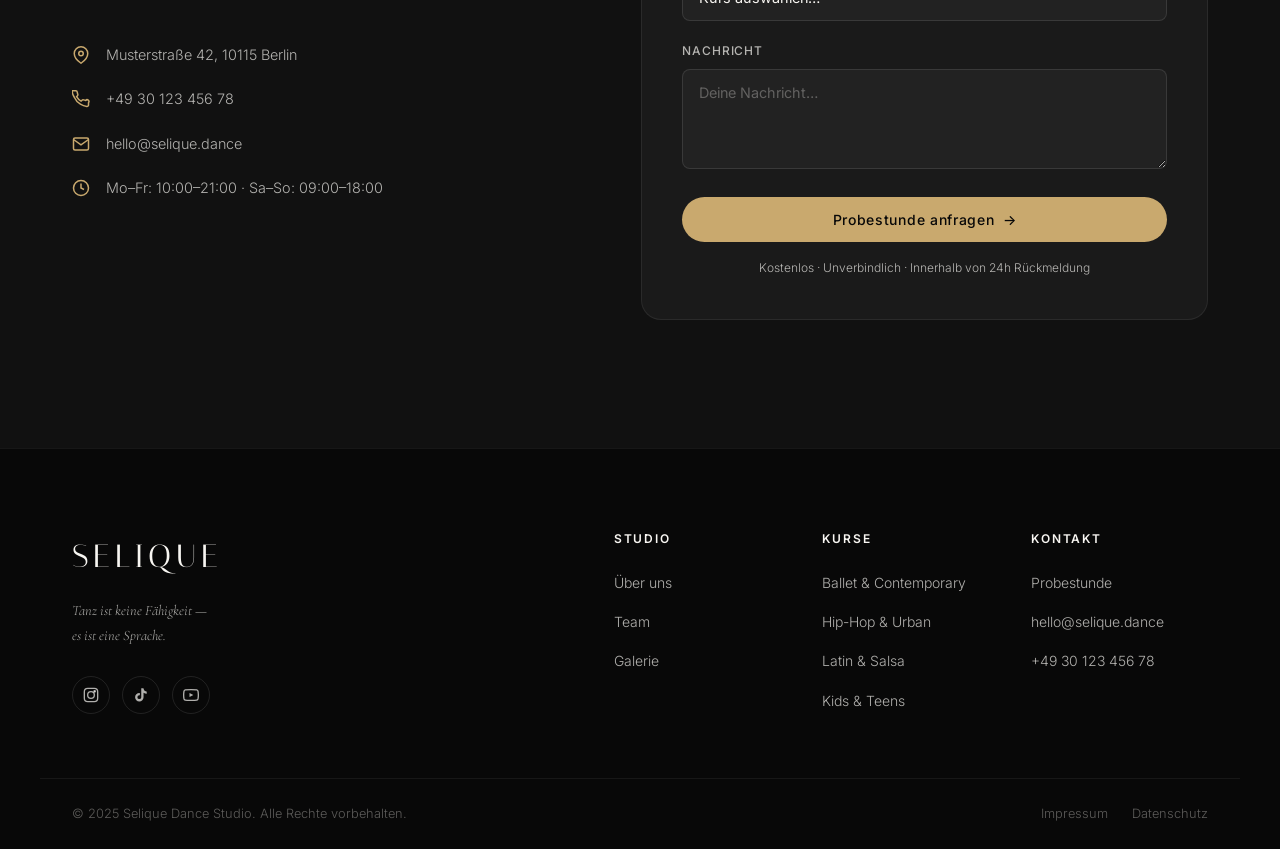
<file: selique.html>
<!DOCTYPE html>
<html lang="de">
<head>
  <meta charset="UTF-8" />
  <meta name="viewport" content="width=device-width, initial-scale=1.0" />
  <title>SELIQUE – Dance Studio</title>
  <link rel="preconnect" href="https://fonts.googleapis.com" />
  <link rel="preconnect" href="https://fonts.gstatic.com" crossorigin />
  <link href="https://fonts.googleapis.com/css2?family=Cormorant+Garamond:ital,wght@0,300;0,400;0,600;1,300;1,400&family=Inter:wght@300;400;500;600&family=Italiana&display=swap" rel="stylesheet" />
  <style>
/* ========================
   RESET & BASE
======================== */
*, *::before, *::after {
  box-sizing: border-box;
  margin: 0;
  padding: 0;
}

:root {
  --black: #080808;
  --dark: #111111;
  --dark-2: #1a1a1a;
  --dark-3: #222222;
  --gold: #c9a96e;
  --gold-light: #e8c99a;
  --gold-dark: #9a7a4a;
  --white: #f8f6f2;
  --white-dim: rgba(248, 246, 242, 0.7);
  --white-faint: rgba(248, 246, 242, 0.1);
  --radius: 12px;
  --radius-lg: 20px;
  --transition: 0.4s cubic-bezier(0.4, 0, 0.2, 1);
  --font-display: 'Italiana', serif;
  --font-serif: 'Cormorant Garamond', serif;
  --font-sans: 'Inter', sans-serif;
}

html {
  scroll-behavior: smooth;
  font-size: 16px;
}

body {
  background: var(--black);
  color: var(--white);
  font-family: var(--font-sans);
  font-weight: 300;
  line-height: 1.7;
  overflow-x: hidden;
}

img { max-width: 100%; display: block; }
a { text-decoration: none; color: inherit; }
ul { list-style: none; }

.container {
  max-width: 1200px;
  margin: 0 auto;
  padding: 0 2rem;
}

/* ========================
   TYPOGRAPHY
======================== */
.section-eyebrow {
  display: inline-block;
  font-family: var(--font-sans);
  font-size: 0.75rem;
  font-weight: 500;
  letter-spacing: 0.25em;
  text-transform: uppercase;
  color: var(--gold);
  margin-bottom: 1rem;
}
.section-eyebrow.light { color: var(--gold-light); }

.section-title {
  font-family: var(--font-serif);
  font-size: clamp(2rem, 4vw, 3rem);
  font-weight: 300;
  line-height: 1.2;
  color: var(--white);
  margin-bottom: 1.25rem;
}

.section-desc {
  color: var(--white-dim);
  max-width: 540px;
  font-size: 1rem;
  line-height: 1.8;
}

.section-header {
  text-align: center;
  margin-bottom: 4rem;
}
.section-header .section-desc {
  margin: 0 auto;
}

/* ========================
   BUTTONS
======================== */
.btn {
  display: inline-flex;
  align-items: center;
  gap: 0.5rem;
  padding: 0.875rem 2rem;
  border-radius: 100px;
  font-family: var(--font-sans);
  font-size: 0.875rem;
  font-weight: 500;
  letter-spacing: 0.05em;
  cursor: pointer;
  border: none;
  transition: all var(--transition);
  position: relative;
  overflow: hidden;
}

.btn-primary {
  background: var(--gold);
  color: var(--black);
}
.btn-primary::after {
  content: '';
  position: absolute;
  inset: 0;
  background: white;
  opacity: 0;
  transition: opacity 0.3s;
}
.btn-primary:hover::after { opacity: 0.15; }
.btn-primary:hover { transform: translateY(-2px); box-shadow: 0 12px 40px rgba(201, 169, 110, 0.3); }

.btn-outline {
  background: transparent;
  color: var(--white);
  border: 1px solid rgba(248, 246, 242, 0.3);
}
.btn-outline:hover {
  border-color: var(--gold);
  color: var(--gold);
  transform: translateY(-2px);
}

.btn-full { width: 100%; justify-content: center; }

/* ========================
   NAVBAR
======================== */
#navbar {
  position: fixed;
  top: 0;
  left: 0;
  right: 0;
  z-index: 1000;
  display: flex;
  align-items: center;
  justify-content: space-between;
  padding: 1.5rem 3rem;
  transition: all var(--transition);
}

#navbar.scrolled {
  background: rgba(8, 8, 8, 0.92);
  backdrop-filter: blur(20px);
  padding: 1rem 3rem;
  border-bottom: 1px solid rgba(201, 169, 110, 0.1);
}

.logo {
  font-family: var(--font-display);
  font-size: 1.75rem;
  letter-spacing: 0.15em;
  color: var(--white);
  transition: color var(--transition);
}
.logo:hover { color: var(--gold); }

.nav-links {
  display: flex;
  align-items: center;
  gap: 2.5rem;
}

.nav-links a {
  font-size: 0.8rem;
  font-weight: 400;
  letter-spacing: 0.1em;
  text-transform: uppercase;
  color: var(--white-dim);
  transition: color var(--transition);
}
.nav-links a:hover { color: var(--white); }

.nav-cta {
  background: var(--gold) !important;
  color: var(--black) !important;
  padding: 0.6rem 1.5rem;
  border-radius: 100px;
  font-weight: 500 !important;
  transition: all var(--transition) !important;
}
.nav-cta:hover {
  background: var(--gold-light) !important;
  transform: translateY(-1px);
  box-shadow: 0 8px 24px rgba(201, 169, 110, 0.3);
}

.menu-toggle {
  display: none;
  flex-direction: column;
  gap: 5px;
  background: none;
  border: none;
  cursor: pointer;
  padding: 4px;
}
.menu-toggle span {
  display: block;
  width: 24px;
  height: 1.5px;
  background: var(--white);
  transition: all 0.3s;
}

/* ========================
   HERO
======================== */
#hero {
  position: relative;
  min-height: 100vh;
  display: flex;
  align-items: center;
  justify-content: center;
  text-align: center;
  overflow: hidden;
}

.hero-bg {
  position: absolute;
  inset: 0;
  background:
    radial-gradient(ellipse 80% 60% at 50% 40%, rgba(201, 169, 110, 0.08) 0%, transparent 60%),
    linear-gradient(180deg, #0d0b08 0%, #080808 100%);
}

.hero-overlay {
  position: absolute;
  inset: 0;
  background: radial-gradient(ellipse at center, transparent 40%, rgba(8,8,8,0.7) 100%);
}

.floating-shapes {
  position: absolute;
  inset: 0;
  pointer-events: none;
}
.shape {
  position: absolute;
  border-radius: 50%;
  opacity: 0.04;
  background: var(--gold);
  animation: floatShape 20s infinite ease-in-out;
}
.s1 { width: 600px; height: 600px; top: -100px; left: -200px; animation-delay: 0s; }
.s2 { width: 400px; height: 400px; bottom: -50px; right: -100px; animation-delay: -7s; }
.s3 { width: 250px; height: 250px; top: 40%; left: 60%; animation-delay: -14s; }

@keyframes floatShape {
  0%, 100% { transform: translate(0, 0) scale(1); }
  33% { transform: translate(30px, -40px) scale(1.05); }
  66% { transform: translate(-20px, 20px) scale(0.97); }
}

.hero-content {
  position: relative;
  z-index: 2;
  max-width: 800px;
  padding: 0 2rem;
}

.hero-eyebrow {
  font-size: 0.75rem;
  letter-spacing: 0.35em;
  text-transform: uppercase;
  color: var(--gold);
  margin-bottom: 1rem;
  font-weight: 400;
}

.hero-title {
  font-family: var(--font-display);
  font-size: clamp(5rem, 15vw, 12rem);
  font-weight: 400;
  line-height: 0.9;
  letter-spacing: 0.05em;
  background: linear-gradient(135deg, var(--white) 0%, var(--gold-light) 50%, var(--white) 100%);
  -webkit-background-clip: text;
  -webkit-text-fill-color: transparent;
  background-clip: text;
  margin-bottom: 1.5rem;
}

.hero-subtitle {
  font-family: var(--font-serif);
  font-size: clamp(1.2rem, 2.5vw, 1.75rem);
  font-weight: 300;
  font-style: italic;
  color: var(--white-dim);
  margin-bottom: 3rem;
  letter-spacing: 0.02em;
}

.hero-actions {
  display: flex;
  gap: 1rem;
  justify-content: center;
  flex-wrap: wrap;
}

.scroll-indicator {
  position: absolute;
  bottom: 2.5rem;
  left: 50%;
  transform: translateX(-50%);
  z-index: 2;
}
.scroll-indicator span {
  display: block;
  width: 1.5px;
  height: 60px;
  background: linear-gradient(to bottom, transparent, var(--gold));
  animation: scrollPulse 2s ease-in-out infinite;
}
@keyframes scrollPulse {
  0%, 100% { opacity: 0.3; transform: scaleY(0.8); }
  50% { opacity: 1; transform: scaleY(1); }
}

/* Reveal animations */
.reveal {
  opacity: 0;
  transform: translateY(30px);
  transition: opacity 0.8s ease, transform 0.8s ease;
}
.reveal.visible {
  opacity: 1;
  transform: translateY(0);
}
.delay-1 { transition-delay: 0.2s; }
.delay-2 { transition-delay: 0.4s; }
.delay-3 { transition-delay: 0.6s; }

/* ========================
   MARQUEE
======================== */
.marquee-wrapper {
  background: var(--gold);
  overflow: hidden;
  padding: 0.9rem 0;
}
.marquee-track {
  display: flex;
  gap: 2rem;
  white-space: nowrap;
  animation: marquee 20s linear infinite;
  width: max-content;
}
.marquee-track span {
  font-family: var(--font-sans);
  font-size: 0.75rem;
  font-weight: 600;
  letter-spacing: 0.2em;
  text-transform: uppercase;
  color: var(--black);
}
.marquee-track .dot {
  opacity: 0.4;
  letter-spacing: 0;
}
@keyframes marquee {
  0% { transform: translateX(0); }
  100% { transform: translateX(-50%); }
}

/* ========================
   ABOUT
======================== */
#about {
  padding: 8rem 0;
}

.about-grid {
  display: grid;
  grid-template-columns: 1fr 1fr;
  gap: 6rem;
  align-items: center;
}

.about-visual {
  position: relative;
  height: 480px;
}

.about-image-placeholder {
  position: absolute;
  inset: 0;
  background: linear-gradient(135deg, var(--dark-2) 0%, var(--dark-3) 100%);
  border-radius: var(--radius-lg);
  overflow: hidden;
  border: 1px solid rgba(201, 169, 110, 0.1);
}

.silhouette {
  position: absolute;
  bottom: 0;
  left: 50%;
  transform: translateX(-50%);
  width: 200px;
  height: 350px;
  background: linear-gradient(to top, rgba(201, 169, 110, 0.15), transparent);
  clip-path: polygon(35% 0%, 65% 0%, 80% 20%, 75% 50%, 85% 80%, 70% 100%, 30% 100%, 15% 80%, 25% 50%, 20% 20%);
}

.about-card {
  position: absolute;
  z-index: 2;
  background: var(--dark-2);
  border: 1px solid rgba(201, 169, 110, 0.2);
  border-radius: var(--radius);
  padding: 1.25rem 1.75rem;
  backdrop-filter: blur(10px);
  box-shadow: 0 20px 60px rgba(0,0,0,0.4);
}

.card-1 { top: -20px; right: -20px; }
.card-2 { bottom: 60px; left: -30px; }
.card-3 { top: 50%; right: -30px; transform: translateY(-50%); }

.stat-number {
  font-family: var(--font-serif);
  font-size: 2rem;
  font-weight: 600;
  color: var(--gold);
  line-height: 1;
}

.stat-label {
  font-size: 0.75rem;
  color: var(--white-dim);
  letter-spacing: 0.05em;
  margin-top: 0.25rem;
}

.about-text { }
.about-text p {
  color: var(--white-dim);
  margin-bottom: 1.25rem;
  font-size: 1rem;
  line-height: 1.8;
}

/* ========================
   CLASSES
======================== */
#classes {
  padding: 8rem 0;
  background: var(--dark);
}

.classes-grid {
  display: grid;
  grid-template-columns: repeat(3, 1fr);
  gap: 1.5rem;
}

.class-card {
  background: var(--dark-2);
  border: 1px solid rgba(255,255,255,0.06);
  border-radius: var(--radius-lg);
  padding: 2rem;
  position: relative;
  transition: all var(--transition);
  cursor: default;
  overflow: hidden;
}

.class-card::before {
  content: '';
  position: absolute;
  inset: 0;
  border-radius: var(--radius-lg);
  background: linear-gradient(135deg, rgba(201, 169, 110, 0.05) 0%, transparent 60%);
  opacity: 0;
  transition: opacity var(--transition);
}

.class-card:hover {
  border-color: rgba(201, 169, 110, 0.3);
  transform: translateY(-4px);
  box-shadow: 0 24px 64px rgba(0,0,0,0.3);
}
.class-card:hover::before { opacity: 1; }

.class-card.featured {
  border-color: rgba(201, 169, 110, 0.4);
  background: linear-gradient(135deg, rgba(201, 169, 110, 0.06) 0%, var(--dark-2) 100%);
}

.class-badge {
  position: absolute;
  top: 1rem;
  right: 1rem;
  background: var(--gold);
  color: var(--black);
  font-size: 0.65rem;
  font-weight: 600;
  letter-spacing: 0.1em;
  text-transform: uppercase;
  padding: 0.3rem 0.75rem;
  border-radius: 100px;
}

.class-icon {
  width: 48px;
  height: 48px;
  color: var(--gold);
  margin-bottom: 1.25rem;
}

.class-card h3 {
  font-family: var(--font-serif);
  font-size: 1.4rem;
  font-weight: 400;
  margin-bottom: 0.75rem;
  color: var(--white);
}

.class-card p {
  font-size: 0.9rem;
  color: var(--white-dim);
  line-height: 1.7;
  margin-bottom: 1.5rem;
}

.class-meta {
  display: flex;
  gap: 1rem;
  flex-wrap: wrap;
  margin-bottom: 1.5rem;
}
.class-meta span {
  font-size: 0.75rem;
  color: var(--gold);
  background: rgba(201, 169, 110, 0.1);
  padding: 0.3rem 0.75rem;
  border-radius: 100px;
  border: 1px solid rgba(201, 169, 110, 0.2);
}

.class-link {
  font-size: 0.85rem;
  font-weight: 500;
  color: var(--gold);
  letter-spacing: 0.03em;
  transition: gap var(--transition);
  display: inline-block;
}
.class-link:hover { opacity: 0.8; }

/* ========================
   EXPERIENCE STRIP
======================== */
#experience {
  padding: 7rem 0;
  background:
    linear-gradient(135deg, rgba(201, 169, 110, 0.08) 0%, transparent 50%),
    var(--dark-2);
  border-top: 1px solid rgba(201, 169, 110, 0.1);
  border-bottom: 1px solid rgba(201, 169, 110, 0.1);
}

.experience-inner {
  max-width: 1200px;
  margin: 0 auto;
  padding: 0 2rem;
  display: grid;
  grid-template-columns: 1fr 1fr;
  gap: 6rem;
  align-items: center;
}

.exp-text h2 {
  font-family: var(--font-serif);
  font-size: clamp(2rem, 3.5vw, 2.75rem);
  font-weight: 300;
  line-height: 1.25;
  color: var(--white);
  margin-bottom: 1.25rem;
}

.exp-text p {
  color: var(--white-dim);
  margin-bottom: 2rem;
  line-height: 1.8;
}

.exp-features {
  display: flex;
  flex-direction: column;
  gap: 1.75rem;
}

.exp-feature {
  display: flex;
  gap: 1.25rem;
  align-items: flex-start;
}

.exp-icon {
  color: var(--gold);
  font-size: 1rem;
  flex-shrink: 0;
  margin-top: 0.2rem;
}

.exp-feature strong {
  display: block;
  font-size: 0.95rem;
  font-weight: 500;
  color: var(--white);
  margin-bottom: 0.25rem;
}

.exp-feature p {
  font-size: 0.875rem;
  color: var(--white-dim);
  margin: 0;
  line-height: 1.6;
}

/* ========================
   INSTRUCTORS
======================== */
#instructors {
  padding: 8rem 0;
  background: var(--black);
}

.instructors-grid {
  display: grid;
  grid-template-columns: repeat(3, 1fr);
  gap: 2rem;
}

.instructor-card {
  background: var(--dark-2);
  border: 1px solid rgba(255,255,255,0.06);
  border-radius: var(--radius-lg);
  overflow: hidden;
  transition: all var(--transition);
}

.instructor-card:hover {
  border-color: rgba(201, 169, 110, 0.25);
  transform: translateY(-4px);
  box-shadow: 0 20px 60px rgba(0,0,0,0.3);
}

.instructor-photo {
  height: 280px;
  position: relative;
  overflow: hidden;
  display: flex;
  align-items: flex-end;
  justify-content: center;
}
.photo-1 { background: linear-gradient(160deg, #1a1208 0%, #2a1e0e 50%, #1a0e0a 100%); }
.photo-2 { background: linear-gradient(160deg, #0a1020 0%, #0e1a2a 50%, #0a0e1a 100%); }
.photo-3 { background: linear-gradient(160deg, #1a0a14 0%, #2a0e1e 50%, #1a0a10 100%); }

.instructor-silhouette {
  width: 140px;
  height: 220px;
  background: linear-gradient(to top, rgba(201, 169, 110, 0.2), rgba(201, 169, 110, 0.03));
  clip-path: polygon(
    40% 0%, 60% 0%,
    70% 8%, 68% 18%,
    80% 30%, 76% 50%,
    82% 70%, 75% 100%,
    25% 100%, 18% 70%,
    24% 50%, 20% 30%,
    32% 18%, 30% 8%
  );
}

.instructor-info {
  padding: 1.5rem;
}

.instructor-info h3 {
  font-family: var(--font-serif);
  font-size: 1.3rem;
  font-weight: 400;
  color: var(--white);
  margin-bottom: 0.25rem;
}

.instructor-style {
  font-size: 0.75rem;
  color: var(--gold);
  letter-spacing: 0.1em;
  text-transform: uppercase;
  display: block;
  margin-bottom: 0.75rem;
}

.instructor-info p {
  font-size: 0.875rem;
  color: var(--white-dim);
  line-height: 1.6;
  margin-bottom: 1rem;
}

.instructor-socials a {
  display: inline-flex;
  width: 32px;
  height: 32px;
  align-items: center;
  justify-content: center;
  border: 1px solid rgba(255,255,255,0.1);
  border-radius: 50%;
  color: var(--white-dim);
  transition: all var(--transition);
}
.instructor-socials a svg { width: 14px; height: 14px; }
.instructor-socials a:hover {
  border-color: var(--gold);
  color: var(--gold);
  transform: scale(1.1);
}

/* ========================
   GALLERY
======================== */
#gallery {
  padding: 8rem 0;
  background: var(--dark);
  overflow: hidden;
}

#gallery .section-header { padding: 0 2rem; margin-bottom: 3rem; }

.gallery-grid {
  display: grid;
  grid-template-columns: repeat(6, 1fr);
  grid-template-rows: 280px 280px;
  gap: 8px;
  padding: 0 8px;
}

.gallery-item {
  position: relative;
  overflow: hidden;
  border-radius: 8px;
  cursor: pointer;
}

.gi-1 { grid-column: span 3; grid-row: span 1; }
.gi-2 { grid-column: span 2; grid-row: span 1; }
.gi-3 { grid-column: span 1; grid-row: span 2; }
.gi-4 { grid-column: span 2; grid-row: span 1; }
.gi-5 { grid-column: span 1; grid-row: span 1; }
.gi-6 { grid-column: span 2; grid-row: span 1; }

.gi-1 { background: linear-gradient(135deg, #1a0e0a 0%, #2d1a0d 100%); }
.gi-2 { background: linear-gradient(135deg, #0a0e1a 0%, #0d1a2d 100%); }
.gi-3 { background: linear-gradient(135deg, #0e1a0a 0%, #1a2d0d 100%); }
.gi-4 { background: linear-gradient(135deg, #1a0a14 0%, #2d0d1a 100%); }
.gi-5 { background: linear-gradient(135deg, #1a1408 0%, #2d200d 100%); }
.gi-6 { background: linear-gradient(135deg, #0a141a 0%, #0d202d 100%); }

/* Gallery placeholder patterns */
.gallery-item::before {
  content: '';
  position: absolute;
  inset: 0;
  background-image:
    radial-gradient(ellipse 60% 80% at 50% 80%, rgba(201,169,110,0.12) 0%, transparent 70%);
}

.gallery-overlay {
  position: absolute;
  inset: 0;
  background: rgba(8, 8, 8, 0.7);
  display: flex;
  align-items: flex-end;
  padding: 1.5rem;
  opacity: 0;
  transition: opacity var(--transition);
}
.gallery-item:hover .gallery-overlay { opacity: 1; }

.gallery-overlay span {
  font-size: 0.8rem;
  font-weight: 500;
  letter-spacing: 0.1em;
  text-transform: uppercase;
  color: var(--gold);
}

/* ========================
   TESTIMONIALS
======================== */
#testimonials {
  padding: 8rem 0;
  background: var(--black);
}

.testimonials-grid {
  display: grid;
  grid-template-columns: repeat(3, 1fr);
  gap: 1.5rem;
}

.testimonial-card {
  background: var(--dark-2);
  border: 1px solid rgba(255,255,255,0.06);
  border-radius: var(--radius-lg);
  padding: 2rem;
  transition: all var(--transition);
}
.testimonial-card:hover {
  border-color: rgba(201, 169, 110, 0.2);
  transform: translateY(-2px);
}

.featured-testimonial {
  border-color: rgba(201, 169, 110, 0.3);
  background: linear-gradient(135deg, rgba(201, 169, 110, 0.06) 0%, var(--dark-2) 100%);
}

.testimonial-stars {
  color: var(--gold);
  font-size: 0.875rem;
  letter-spacing: 0.1em;
  margin-bottom: 1.25rem;
}

blockquote {
  font-family: var(--font-serif);
  font-size: 1.05rem;
  font-weight: 300;
  font-style: italic;
  color: var(--white);
  line-height: 1.7;
  margin-bottom: 1.75rem;
}

.testimonial-author {
  display: flex;
  align-items: center;
  gap: 1rem;
}

.author-avatar {
  width: 42px;
  height: 42px;
  border-radius: 50%;
  display: flex;
  align-items: center;
  justify-content: center;
  font-size: 0.875rem;
  font-weight: 600;
  flex-shrink: 0;
  color: var(--black);
}
.av-1 { background: var(--gold); }
.av-2 { background: var(--gold-light); }
.av-3 { background: var(--gold-dark); color: var(--white); }

.testimonial-author strong {
  display: block;
  font-size: 0.9rem;
  font-weight: 500;
  color: var(--white);
}
.testimonial-author span {
  font-size: 0.75rem;
  color: var(--white-dim);
}

/* ========================
   CONTACT
======================== */
#contact {
  padding: 8rem 0;
  background: var(--dark);
}

.contact-grid {
  display: grid;
  grid-template-columns: 1fr 1.2fr;
  gap: 6rem;
  align-items: start;
}

.contact-info h2 {
  font-family: var(--font-serif);
  font-size: clamp(2rem, 3.5vw, 2.75rem);
  font-weight: 300;
  color: var(--white);
  margin-bottom: 1.25rem;
}
.contact-info p {
  color: var(--white-dim);
  margin-bottom: 2.5rem;
  line-height: 1.8;
}

.contact-details {
  display: flex;
  flex-direction: column;
  gap: 1.25rem;
}

.contact-item {
  display: flex;
  align-items: center;
  gap: 1rem;
  font-size: 0.9rem;
  color: var(--white-dim);
}
.contact-item svg {
  width: 18px;
  height: 18px;
  flex-shrink: 0;
  color: var(--gold);
}

/* FORM */
.contact-form {
  background: var(--dark-2);
  border: 1px solid rgba(255,255,255,0.07);
  border-radius: var(--radius-lg);
  padding: 2.5rem;
}

.form-row {
  display: grid;
  grid-template-columns: 1fr 1fr;
  gap: 1rem;
}

.form-group {
  margin-bottom: 1.25rem;
}

.form-group label {
  display: block;
  font-size: 0.75rem;
  font-weight: 500;
  letter-spacing: 0.08em;
  text-transform: uppercase;
  color: var(--white-dim);
  margin-bottom: 0.5rem;
}

.form-group input,
.form-group select,
.form-group textarea {
  width: 100%;
  background: rgba(255,255,255,0.04);
  border: 1px solid rgba(255,255,255,0.1);
  border-radius: 8px;
  padding: 0.875rem 1rem;
  color: var(--white);
  font-family: var(--font-sans);
  font-size: 0.9rem;
  transition: border-color var(--transition);
  outline: none;
  -webkit-appearance: none;
}

.form-group input::placeholder,
.form-group textarea::placeholder { color: rgba(248,246,242,0.3); }
.form-group select option { background: var(--dark-2); }

.form-group input:focus,
.form-group select:focus,
.form-group textarea:focus {
  border-color: var(--gold);
  background: rgba(201, 169, 110, 0.04);
}

.form-group textarea { resize: vertical; min-height: 100px; }

.btn-icon {
  display: inline-block;
  transition: transform var(--transition);
}
.btn-primary:hover .btn-icon { transform: translateX(4px); }

.form-note {
  text-align: center;
  font-size: 0.75rem;
  color: var(--white-dim);
  margin-top: 1rem;
}

/* Form success state */
.contact-form.success .form-row,
.contact-form.success .form-group,
.contact-form.success .btn { display: none; }
.success-message {
  display: none;
  text-align: center;
  padding: 3rem 1rem;
}
.contact-form.success .success-message { display: block; }
.success-message h3 {
  font-family: var(--font-serif);
  font-size: 1.75rem;
  font-weight: 300;
  color: var(--gold);
  margin-bottom: 0.75rem;
}
.success-message p { color: var(--white-dim); }

/* ========================
   FOOTER
======================== */
#footer {
  background: var(--black);
  border-top: 1px solid rgba(255,255,255,0.06);
  padding: 5rem 0 0;
}

.footer-inner {
  max-width: 1200px;
  margin: 0 auto;
  padding: 0 2rem;
  display: grid;
  grid-template-columns: 1.5fr 2fr;
  gap: 6rem;
  margin-bottom: 4rem;
}

.footer-logo {
  font-family: var(--font-display);
  font-size: 2rem;
  letter-spacing: 0.15em;
  color: var(--white);
  margin-bottom: 1rem;
}

.footer-brand p {
  color: var(--white-dim);
  font-size: 0.9rem;
  font-style: italic;
  font-family: var(--font-serif);
  line-height: 1.7;
  margin-bottom: 1.75rem;
}

.footer-socials {
  display: flex;
  gap: 0.75rem;
}
.footer-socials a {
  display: inline-flex;
  width: 38px;
  height: 38px;
  align-items: center;
  justify-content: center;
  border: 1px solid rgba(255,255,255,0.1);
  border-radius: 50%;
  color: var(--white-dim);
  transition: all var(--transition);
}
.footer-socials a svg { width: 16px; height: 16px; }
.footer-socials a:hover {
  border-color: var(--gold);
  color: var(--gold);
}

.footer-links {
  display: grid;
  grid-template-columns: repeat(3, 1fr);
  gap: 2rem;
}

.footer-col h4 {
  font-size: 0.75rem;
  font-weight: 600;
  letter-spacing: 0.15em;
  text-transform: uppercase;
  color: var(--white);
  margin-bottom: 1.25rem;
}

.footer-col ul {
  display: flex;
  flex-direction: column;
  gap: 0.75rem;
}

.footer-col a {
  font-size: 0.875rem;
  color: var(--white-dim);
  transition: color var(--transition);
}
.footer-col a:hover { color: var(--gold); }

.footer-bottom {
  max-width: 1200px;
  margin: 0 auto;
  padding: 1.5rem 2rem;
  border-top: 1px solid rgba(255,255,255,0.06);
  display: flex;
  align-items: center;
  justify-content: space-between;
}

.footer-bottom p {
  font-size: 0.8rem;
  color: rgba(248,246,242,0.35);
}

.footer-legal {
  display: flex;
  gap: 1.5rem;
}
.footer-legal a {
  font-size: 0.8rem;
  color: rgba(248,246,242,0.35);
  transition: color var(--transition);
}
.footer-legal a:hover { color: var(--white-dim); }

/* ========================
   SCROLL ANIMATIONS
======================== */
.fade-up {
  opacity: 0;
  transform: translateY(40px);
  transition: opacity 0.7s ease, transform 0.7s ease;
}
.fade-up.visible {
  opacity: 1;
  transform: translateY(0);
}

/* ========================
   RESPONSIVE
======================== */
@media (max-width: 1024px) {
  .classes-grid { grid-template-columns: repeat(2, 1fr); }
  .gallery-grid {
    grid-template-columns: repeat(2, 1fr);
    grid-template-rows: auto;
  }
  .gi-1, .gi-2, .gi-3, .gi-4, .gi-5, .gi-6 {
    grid-column: span 1;
    grid-row: span 1;
    height: 220px;
  }
  .about-grid { grid-template-columns: 1fr; gap: 3rem; }
  .about-visual { display: none; }
  .experience-inner { grid-template-columns: 1fr; gap: 3rem; }
  .contact-grid { grid-template-columns: 1fr; gap: 3rem; }
  .footer-inner { grid-template-columns: 1fr; gap: 3rem; }
  .instructors-grid { grid-template-columns: 1fr 1fr; }
}

@media (max-width: 768px) {
  #navbar { padding: 1.25rem 1.5rem; }
  #navbar.scrolled { padding: 0.875rem 1.5rem; }

  .menu-toggle { display: flex; z-index: 100; }

  .nav-links {
    display: none;
    position: fixed;
    inset: 0;
    background: rgba(8,8,8,0.98);
    flex-direction: column;
    justify-content: center;
    align-items: center;
    gap: 2rem;
    z-index: 99;
  }
  .nav-links.open { display: flex; }
  .nav-links a {
    font-size: 1.1rem;
    color: var(--white);
  }
  .nav-cta {
    padding: 0.875rem 2rem !important;
  }

  .hero-title { font-size: clamp(4rem, 18vw, 7rem); }

  .classes-grid { grid-template-columns: 1fr; }
  .testimonials-grid { grid-template-columns: 1fr; }
  .instructors-grid { grid-template-columns: 1fr; }

  .form-row { grid-template-columns: 1fr; }

  .footer-links { grid-template-columns: 1fr 1fr; }
  .footer-bottom { flex-direction: column; gap: 1rem; text-align: center; }

  .gallery-grid { grid-template-columns: 1fr 1fr; }
}

@media (max-width: 480px) {
  .container { padding: 0 1.25rem; }
  .gallery-grid { grid-template-columns: 1fr; }
  .gi-1, .gi-2, .gi-3, .gi-4, .gi-5, .gi-6 { height: 200px; }
  .footer-links { grid-template-columns: 1fr; }
  .contact-form { padding: 1.75rem 1.25rem; }
  .hero-actions { flex-direction: column; align-items: center; }
}

  </style>
</head>
<body>

  <!-- NAV -->
  <nav id="navbar">
    <a href="#" class="logo">SELIQUE</a>
    <button class="menu-toggle" id="menuToggle" aria-label="Menu öffnen">
      <span></span><span></span><span></span>
    </button>
    <ul class="nav-links" id="navLinks">
      <li><a href="#about">Über uns</a></li>
      <li><a href="#classes">Kurse</a></li>
      <li><a href="#instructors">Team</a></li>
      <li><a href="#gallery">Galerie</a></li>
      <li><a href="#contact" class="nav-cta">Probestunde</a></li>
    </ul>
  </nav>

  <!-- HERO -->
  <section id="hero">
    <div class="hero-bg">
      <div class="hero-overlay"></div>
      <div class="floating-shapes">
        <div class="shape s1"></div>
        <div class="shape s2"></div>
        <div class="shape s3"></div>
      </div>
    </div>
    <div class="hero-content">
      <p class="hero-eyebrow reveal">Willkommen bei</p>
      <h1 class="hero-title reveal delay-1">SELIQUE</h1>
      <p class="hero-subtitle reveal delay-2">Wo Leidenschaft zur Kunst wird.</p>
      <div class="hero-actions reveal delay-3">
        <a href="#classes" class="btn btn-primary">Kurse entdecken</a>
        <a href="#about" class="btn btn-outline">Mehr erfahren</a>
      </div>
    </div>
    <a href="#about" class="scroll-indicator">
      <span></span>
    </a>
  </section>

  <!-- MARQUEE BANNER -->
  <div class="marquee-wrapper">
    <div class="marquee-track">
      <span>Contemporary</span><span class="dot">·</span>
      <span>Latin</span><span class="dot">·</span>
      <span>Hip-Hop</span><span class="dot">·</span>
      <span>Ballet</span><span class="dot">·</span>
      <span>Jazz</span><span class="dot">·</span>
      <span>Heels</span><span class="dot">·</span>
      <span>Waacking</span><span class="dot">·</span>
      <span>Contemporary</span><span class="dot">·</span>
      <span>Latin</span><span class="dot">·</span>
      <span>Hip-Hop</span><span class="dot">·</span>
      <span>Ballet</span><span class="dot">·</span>
      <span>Jazz</span><span class="dot">·</span>
      <span>Heels</span><span class="dot">·</span>
      <span>Waacking</span><span class="dot">·</span>
    </div>
  </div>

  <!-- ABOUT -->
  <section id="about">
    <div class="container">
      <div class="about-grid">
        <div class="about-visual">
          <div class="about-card card-1">
            <div class="card-inner">
              <div class="stat-number">12+</div>
              <div class="stat-label">Jahre Erfahrung</div>
            </div>
          </div>
          <div class="about-card card-2">
            <div class="card-inner">
              <div class="stat-number">800+</div>
              <div class="stat-label">Schüler</div>
            </div>
          </div>
          <div class="about-card card-3">
            <div class="card-inner">
              <div class="stat-number">20+</div>
              <div class="stat-label">Kurse</div>
            </div>
          </div>
          <div class="about-image-placeholder">
            <div class="silhouette"></div>
          </div>
        </div>
        <div class="about-text">
          <span class="section-eyebrow">Über uns</span>
          <h2 class="section-title">Tanz ist mehr als Bewegung — es ist Ausdruck</h2>
          <p>Selique Dance wurde mit einer klaren Vision gegründet: einen Ort zu schaffen, an dem Tanz keine Grenzen kennt. Ob Anfänger oder Fortgeschrittene — bei uns findet jeder seinen Rhythmus.</p>
          <p>Unser professionelles Team aus leidenschaftlichen Tanzlehrerinnen und Tanzlehrern begleitet dich auf deinem Weg — mit Herz, Fachwissen und einer Atmosphäre, in der du dich entfalten kannst.</p>
          <a href="#classes" class="btn btn-primary">Unsere Kurse</a>
        </div>
      </div>
    </div>
  </section>

  <!-- CLASSES -->
  <section id="classes">
    <div class="container">
      <div class="section-header">
        <span class="section-eyebrow">Kursangebot</span>
        <h2 class="section-title">Finde deinen Stil</h2>
        <p class="section-desc">Von klassischem Ballett bis urbaner Street-Dance — wir bieten für jeden Geschmack das Richtige.</p>
      </div>
      <div class="classes-grid">
        <div class="class-card" data-delay="0">
          <div class="class-icon">
            <svg viewBox="0 0 48 48" fill="none"><circle cx="24" cy="12" r="5" stroke="currentColor" stroke-width="2"/><path d="M24 17c-7 0-12 5-12 11v2h24v-2c0-6-5-11-12-11z" stroke="currentColor" stroke-width="2"/><path d="M16 30l-4 10M32 30l4 10" stroke="currentColor" stroke-width="2" stroke-linecap="round"/></svg>
          </div>
          <h3>Ballet & Contemporary</h3>
          <p>Klassische Technik trifft modernen Ausdruck. Für alle Levels.</p>
          <div class="class-meta">
            <span>Mo, Mi · 18:00</span>
            <span>All levels</span>
          </div>
          <a href="#contact" class="class-link">Anmelden →</a>
        </div>
        <div class="class-card featured" data-delay="100">
          <div class="class-badge">Beliebt</div>
          <div class="class-icon">
            <svg viewBox="0 0 48 48" fill="none"><path d="M8 36c4-8 12-12 16-12s12 4 16 12" stroke="currentColor" stroke-width="2" stroke-linecap="round"/><path d="M16 20c0-4.4 3.6-8 8-8s8 3.6 8 8" stroke="currentColor" stroke-width="2"/><circle cx="24" cy="12" r="4" stroke="currentColor" stroke-width="2"/></svg>
          </div>
          <h3>Hip-Hop & Urban</h3>
          <p>Authentische Street-Dance Kultur — energiegeladen, kreativ, frei.</p>
          <div class="class-meta">
            <span>Di, Do · 19:00</span>
            <span>Beginner – Advanced</span>
          </div>
          <a href="#contact" class="class-link">Anmelden →</a>
        </div>
        <div class="class-card" data-delay="200">
          <div class="class-icon">
            <svg viewBox="0 0 48 48" fill="none"><path d="M12 38c0-6 5-10 12-10s12 4 12 10" stroke="currentColor" stroke-width="2" stroke-linecap="round"/><path d="M24 28V16" stroke="currentColor" stroke-width="2" stroke-linecap="round"/><path d="M18 20l6-4 6 4" stroke="currentColor" stroke-width="2" stroke-linecap="round" stroke-linejoin="round"/><circle cx="24" cy="11" r="3" stroke="currentColor" stroke-width="2"/></svg>
          </div>
          <h3>Heels & Jazz Funk</h3>
          <p>Power, Femininity und Style — tanze mit Absatz und voller Energie.</p>
          <div class="class-meta">
            <span>Fr · 18:30</span>
            <span>Intermediate</span>
          </div>
          <a href="#contact" class="class-link">Anmelden →</a>
        </div>
        <div class="class-card" data-delay="300">
          <div class="class-icon">
            <svg viewBox="0 0 48 48" fill="none"><path d="M14 10l-4 28M34 10l4 28M14 24h20" stroke="currentColor" stroke-width="2" stroke-linecap="round"/><circle cx="14" cy="10" r="3" stroke="currentColor" stroke-width="2"/><circle cx="34" cy="10" r="3" stroke="currentColor" stroke-width="2"/></svg>
          </div>
          <h3>Latin & Salsa</h3>
          <p>Feuer, Rhythmus, Leidenschaft — Latin Dance für Paare und Solo.</p>
          <div class="class-meta">
            <span>Sa · 17:00</span>
            <span>Beginner welcome</span>
          </div>
          <a href="#contact" class="class-link">Anmelden →</a>
        </div>
        <div class="class-card" data-delay="400">
          <div class="class-icon">
            <svg viewBox="0 0 48 48" fill="none"><rect x="10" y="20" width="28" height="18" rx="2" stroke="currentColor" stroke-width="2"/><path d="M18 20V14a6 6 0 0112 0v6" stroke="currentColor" stroke-width="2" stroke-linecap="round"/><circle cx="24" cy="29" r="3" stroke="currentColor" stroke-width="2"/></svg>
          </div>
          <h3>Kids & Teens</h3>
          <p>Tanz für Kinder ab 5 Jahren — spielerisch, kreativ und altersgerecht.</p>
          <div class="class-meta">
            <span>Sa · 10:00 – 13:00</span>
            <span>Ab 5 Jahren</span>
          </div>
          <a href="#contact" class="class-link">Anmelden →</a>
        </div>
        <div class="class-card" data-delay="500">
          <div class="class-icon">
            <svg viewBox="0 0 48 48" fill="none"><path d="M24 8v32M8 24h32" stroke="currentColor" stroke-width="2" stroke-linecap="round"/><path d="M13 13l22 22M35 13L13 35" stroke="currentColor" stroke-width="2" stroke-linecap="round"/></svg>
          </div>
          <h3>Workshops & Events</h3>
          <p>Gastkünstler, Intensiv-Workshops und unvergessliche Performance-Nächte.</p>
          <div class="class-meta">
            <span>Regelmäßig</span>
            <span>Alle willkommen</span>
          </div>
          <a href="#contact" class="class-link">Mehr erfahren →</a>
        </div>
      </div>
    </div>
  </section>

  <!-- EXPERIENCE STRIP -->
  <section id="experience">
    <div class="experience-inner">
      <div class="exp-text">
        <span class="section-eyebrow light">Das Selique-Feeling</span>
        <h2>Tanz verbindet.<br/>Selique inspiriert.</h2>
        <p>Unser Studio ist mehr als ein Kursraum — es ist eine Community. Ein Ort für alle, die tanzen wollen, müssen, lieben.</p>
        <a href="#contact" class="btn btn-primary">Probestunde buchen</a>
      </div>
      <div class="exp-features">
        <div class="exp-feature">
          <div class="exp-icon">✦</div>
          <div>
            <strong>Professionelle Lehrkräfte</strong>
            <p>Zertifiziert, leidenschaftlich, erfahren.</p>
          </div>
        </div>
        <div class="exp-feature">
          <div class="exp-icon">✦</div>
          <div>
            <strong>Moderne Studios</strong>
            <p>Spiegelwände, Sprungboden, Soundanlage.</p>
          </div>
        </div>
        <div class="exp-feature">
          <div class="exp-icon">✦</div>
          <div>
            <strong>Flexible Kurszeiten</strong>
            <p>Morgens, abends, am Wochenende.</p>
          </div>
        </div>
        <div class="exp-feature">
          <div class="exp-icon">✦</div>
          <div>
            <strong>Alle Levels willkommen</strong>
            <p>Von der ersten Tanzerfahrung bis zur Bühne.</p>
          </div>
        </div>
      </div>
    </div>
  </section>

  <!-- INSTRUCTORS -->
  <section id="instructors">
    <div class="container">
      <div class="section-header">
        <span class="section-eyebrow">Unser Team</span>
        <h2 class="section-title">Deine Tanzlehrerinnen & -lehrer</h2>
        <p class="section-desc">Leidenschaft trifft Professionalität — lerne unser Team kennen.</p>
      </div>
      <div class="instructors-grid">
        <div class="instructor-card">
          <div class="instructor-photo photo-1">
            <div class="instructor-silhouette"></div>
          </div>
          <div class="instructor-info">
            <h3>Sofia Marchetti</h3>
            <span class="instructor-style">Ballet · Contemporary</span>
            <p>15 Jahre Bühnenerfahrung. Ausgebildet in Mailand und Wien.</p>
            <div class="instructor-socials">
              <a href="#" aria-label="Instagram">
                <svg viewBox="0 0 24 24" fill="none" stroke="currentColor" stroke-width="2"><rect x="2" y="2" width="20" height="20" rx="5"/><circle cx="12" cy="12" r="5"/><circle cx="17.5" cy="6.5" r="1" fill="currentColor"/></svg>
              </a>
            </div>
          </div>
        </div>
        <div class="instructor-card">
          <div class="instructor-photo photo-2">
            <div class="instructor-silhouette"></div>
          </div>
          <div class="instructor-info">
            <h3>Marcus Rivera</h3>
            <span class="instructor-style">Hip-Hop · Breaking</span>
            <p>International bekannter Street-Dancer und Choreograf.</p>
            <div class="instructor-socials">
              <a href="#" aria-label="Instagram">
                <svg viewBox="0 0 24 24" fill="none" stroke="currentColor" stroke-width="2"><rect x="2" y="2" width="20" height="20" rx="5"/><circle cx="12" cy="12" r="5"/><circle cx="17.5" cy="6.5" r="1" fill="currentColor"/></svg>
              </a>
            </div>
          </div>
        </div>
        <div class="instructor-card">
          <div class="instructor-photo photo-3">
            <div class="instructor-silhouette"></div>
          </div>
          <div class="instructor-info">
            <h3>Leila Santos</h3>
            <span class="instructor-style">Latin · Heels · Jazz</span>
            <p>Weltmeisterin im Latin Dance, Choreografin für Film & TV.</p>
            <div class="instructor-socials">
              <a href="#" aria-label="Instagram">
                <svg viewBox="0 0 24 24" fill="none" stroke="currentColor" stroke-width="2"><rect x="2" y="2" width="20" height="20" rx="5"/><circle cx="12" cy="12" r="5"/><circle cx="17.5" cy="6.5" r="1" fill="currentColor"/></svg>
              </a>
            </div>
          </div>
        </div>
      </div>
    </div>
  </section>

  <!-- GALLERY -->
  <section id="gallery">
    <div class="container">
      <div class="section-header">
        <span class="section-eyebrow">Galerie</span>
        <h2 class="section-title">Momente die bleiben</h2>
      </div>
    </div>
    <div class="gallery-grid">
      <div class="gallery-item gi-1"><div class="gallery-overlay"><span>Performance 2024</span></div></div>
      <div class="gallery-item gi-2"><div class="gallery-overlay"><span>Workshop Series</span></div></div>
      <div class="gallery-item gi-3"><div class="gallery-overlay"><span>Summer Showcase</span></div></div>
      <div class="gallery-item gi-4"><div class="gallery-overlay"><span>Urban Night</span></div></div>
      <div class="gallery-item gi-5"><div class="gallery-overlay"><span>Ballet Intensive</span></div></div>
      <div class="gallery-item gi-6"><div class="gallery-overlay"><span>Studio Sessions</span></div></div>
    </div>
  </section>

  <!-- TESTIMONIALS -->
  <section id="testimonials">
    <div class="container">
      <div class="section-header">
        <span class="section-eyebrow">Stimmen</span>
        <h2 class="section-title">Was unsere Community sagt</h2>
      </div>
      <div class="testimonials-grid">
        <div class="testimonial-card">
          <div class="testimonial-stars">★★★★★</div>
          <blockquote>"Selique hat mein Leben verändert. Ich bin hier als komplette Anfängerin reingekommen und trete jetzt auf der Bühne auf. Das Team ist unglaublich!"</blockquote>
          <div class="testimonial-author">
            <div class="author-avatar av-1">L</div>
            <div>
              <strong>Laura K.</strong>
              <span>Schülerin seit 2022</span>
            </div>
          </div>
        </div>
        <div class="testimonial-card featured-testimonial">
          <div class="testimonial-stars">★★★★★</div>
          <blockquote>"Die Atmosphäre hier ist einfach einmalig. Professionell, aber herzlich. Ich freue mich jede Woche auf meine Kurse bei Selique."</blockquote>
          <div class="testimonial-author">
            <div class="author-avatar av-2">M</div>
            <div>
              <strong>Micha T.</strong>
              <span>Hip-Hop & Urban</span>
            </div>
          </div>
        </div>
        <div class="testimonial-card">
          <div class="testimonial-stars">★★★★★</div>
          <blockquote>"Meine Tochter liebt den Kids-Kurs. Sie ist so aufgeblüht, hat Freunde gefunden und tanzt zu Hause ständig weiter. Danke Selique!"</blockquote>
          <div class="testimonial-author">
            <div class="author-avatar av-3">S</div>
            <div>
              <strong>Sandra M.</strong>
              <span>Elternteil</span>
            </div>
          </div>
        </div>
      </div>
    </div>
  </section>

  <!-- CONTACT -->
  <section id="contact">
    <div class="container">
      <div class="contact-grid">
        <div class="contact-info">
          <span class="section-eyebrow light">Kontakt</span>
          <h2>Starte deine Tanzreise</h2>
          <p>Buche jetzt deine kostenlose Probestunde oder schreib uns — wir antworten innerhalb von 24 Stunden.</p>
          <div class="contact-details">
            <div class="contact-item">
              <svg viewBox="0 0 24 24" fill="none" stroke="currentColor" stroke-width="2"><path d="M21 10c0 7-9 13-9 13s-9-6-9-13a9 9 0 0118 0z"/><circle cx="12" cy="10" r="3"/></svg>
              <span>Musterstraße 42, 10115 Berlin</span>
            </div>
            <div class="contact-item">
              <svg viewBox="0 0 24 24" fill="none" stroke="currentColor" stroke-width="2"><path d="M22 16.92v3a2 2 0 01-2.18 2 19.79 19.79 0 01-8.63-3.07A19.5 19.5 0 013.07 9.68a19.79 19.79 0 01-3.07-8.67A2 2 0 012 1h3a2 2 0 012 1.72 12.84 12.84 0 00.7 2.81 2 2 0 01-.45 2.11L6.09 8.9a16 16 0 006 6l1.27-1.27a2 2 0 012.11-.45 12.84 12.84 0 002.81.7A2 2 0 0122 16.92z"/></svg>
              <span>+49 30 123 456 78</span>
            </div>
            <div class="contact-item">
              <svg viewBox="0 0 24 24" fill="none" stroke="currentColor" stroke-width="2"><path d="M4 4h16c1.1 0 2 .9 2 2v12c0 1.1-.9 2-2 2H4c-1.1 0-2-.9-2-2V6c0-1.1.9-2 2-2z"/><polyline points="22,6 12,13 2,6"/></svg>
              <span>hello@selique.dance</span>
            </div>
            <div class="contact-item">
              <svg viewBox="0 0 24 24" fill="none" stroke="currentColor" stroke-width="2"><circle cx="12" cy="12" r="10"/><polyline points="12 6 12 12 16 14"/></svg>
              <span>Mo–Fr: 10:00–21:00 · Sa–So: 09:00–18:00</span>
            </div>
          </div>
        </div>
        <form class="contact-form" id="contactForm">
          <div class="form-row">
            <div class="form-group">
              <label for="name">Name</label>
              <input type="text" id="name" name="name" placeholder="Dein Name" required />
            </div>
            <div class="form-group">
              <label for="email">E-Mail</label>
              <input type="email" id="email" name="email" placeholder="deine@email.de" required />
            </div>
          </div>
          <div class="form-group">
            <label for="course">Kurs</label>
            <select id="course" name="course">
              <option value="">Kurs auswählen…</option>
              <option>Ballet & Contemporary</option>
              <option>Hip-Hop & Urban</option>
              <option>Heels & Jazz Funk</option>
              <option>Latin & Salsa</option>
              <option>Kids & Teens</option>
              <option>Workshop / Event</option>
            </select>
          </div>
          <div class="form-group">
            <label for="message">Nachricht</label>
            <textarea id="message" name="message" rows="4" placeholder="Deine Nachricht…"></textarea>
          </div>
          <button type="submit" class="btn btn-primary btn-full">
            <span class="btn-text">Probestunde anfragen</span>
            <span class="btn-icon">→</span>
          </button>
          <p class="form-note">Kostenlos · Unverbindlich · Innerhalb von 24h Rückmeldung</p>
        </form>
      </div>
    </div>
  </section>

  <!-- FOOTER -->
  <footer id="footer">
    <div class="footer-inner">
      <div class="footer-brand">
        <div class="footer-logo">SELIQUE</div>
        <p>Tanz ist keine Fähigkeit —<br/>es ist eine Sprache.</p>
        <div class="footer-socials">
          <a href="#" aria-label="Instagram">
            <svg viewBox="0 0 24 24" fill="none" stroke="currentColor" stroke-width="2"><rect x="2" y="2" width="20" height="20" rx="5"/><circle cx="12" cy="12" r="5"/><circle cx="17.5" cy="6.5" r="1" fill="currentColor"/></svg>
          </a>
          <a href="#" aria-label="TikTok">
            <svg viewBox="0 0 24 24" fill="currentColor"><path d="M19.59 6.69a4.83 4.83 0 01-3.77-4.25V2h-3.45v13.67a2.89 2.89 0 01-2.88 2.5 2.89 2.89 0 01-2.89-2.89 2.89 2.89 0 012.89-2.89c.28 0 .54.04.79.1V9.01a6.33 6.33 0 00-.79-.05 6.34 6.34 0 00-6.34 6.34 6.34 6.34 0 006.34 6.34 6.34 6.34 0 006.33-6.34V8.69a8.18 8.18 0 004.78 1.53V6.77a4.85 4.85 0 01-1.01-.08z"/></svg>
          </a>
          <a href="#" aria-label="YouTube">
            <svg viewBox="0 0 24 24" fill="none" stroke="currentColor" stroke-width="2"><path d="M22.54 6.42a2.78 2.78 0 00-1.95-1.96C18.88 4 12 4 12 4s-6.88 0-8.59.46A2.78 2.78 0 001.46 6.42 29 29 0 001 12a29 29 0 00.46 5.58 2.78 2.78 0 001.95 1.96C5.12 20 12 20 12 20s6.88 0 8.59-.46a2.78 2.78 0 001.95-1.96A29 29 0 0023 12a29 29 0 00-.46-5.58z"/><polygon points="9.75 15.02 15.5 12 9.75 8.98 9.75 15.02" fill="currentColor" stroke="none"/></svg>
          </a>
        </div>
      </div>
      <div class="footer-links">
        <div class="footer-col">
          <h4>Studio</h4>
          <ul>
            <li><a href="#about">Über uns</a></li>
            <li><a href="#instructors">Team</a></li>
            <li><a href="#gallery">Galerie</a></li>
          </ul>
        </div>
        <div class="footer-col">
          <h4>Kurse</h4>
          <ul>
            <li><a href="#classes">Ballet & Contemporary</a></li>
            <li><a href="#classes">Hip-Hop & Urban</a></li>
            <li><a href="#classes">Latin & Salsa</a></li>
            <li><a href="#classes">Kids & Teens</a></li>
          </ul>
        </div>
        <div class="footer-col">
          <h4>Kontakt</h4>
          <ul>
            <li><a href="#contact">Probestunde</a></li>
            <li><a href="mailto:hello@selique.dance">hello@selique.dance</a></li>
            <li><a href="tel:+493012345678">+49 30 123 456 78</a></li>
          </ul>
        </div>
      </div>
    </div>
    <div class="footer-bottom">
      <p>© 2025 Selique Dance Studio. Alle Rechte vorbehalten.</p>
      <div class="footer-legal">
        <a href="#">Impressum</a>
        <a href="#">Datenschutz</a>
      </div>
    </div>
  </footer>

  <script>
/* Selique Dance – Main JS */

// Navbar scroll effect
const navbar = document.getElementById('navbar');
window.addEventListener('scroll', () => {
  navbar.classList.toggle('scrolled', window.scrollY > 60);
}, { passive: true });

// Mobile menu toggle
const menuToggle = document.getElementById('menuToggle');
const navLinks = document.getElementById('navLinks');

menuToggle.addEventListener('click', () => {
  const isOpen = navLinks.classList.toggle('open');
  menuToggle.setAttribute('aria-expanded', isOpen);
  document.body.style.overflow = isOpen ? 'hidden' : '';

  const spans = menuToggle.querySelectorAll('span');
  if (isOpen) {
    spans[0].style.cssText = 'transform: rotate(45deg) translate(5px, 5px)';
    spans[1].style.cssText = 'opacity: 0';
    spans[2].style.cssText = 'transform: rotate(-45deg) translate(5px, -5px)';
  } else {
    spans.forEach(s => s.style.cssText = '');
  }
});

// Close menu on link click
navLinks.querySelectorAll('a').forEach(link => {
  link.addEventListener('click', () => {
    navLinks.classList.remove('open');
    document.body.style.overflow = '';
    menuToggle.querySelectorAll('span').forEach(s => s.style.cssText = '');
  });
});

// Intersection Observer for animations
const observerOptions = { threshold: 0.15, rootMargin: '0px 0px -50px 0px' };

const observer = new IntersectionObserver((entries) => {
  entries.forEach(entry => {
    if (entry.isIntersecting) {
      entry.target.classList.add('visible');
      observer.unobserve(entry.target);
    }
  });
}, observerOptions);

// Observe all reveal & fade-up elements
document.querySelectorAll('.reveal, .fade-up').forEach(el => observer.observe(el));

// Staggered card animations
const cardObserver = new IntersectionObserver((entries) => {
  entries.forEach(entry => {
    if (entry.isIntersecting) {
      const delay = parseInt(entry.target.dataset.delay || '0');
      setTimeout(() => {
        entry.target.style.opacity = '1';
        entry.target.style.transform = 'translateY(0)';
      }, delay);
      cardObserver.unobserve(entry.target);
    }
  });
}, { threshold: 0.1 });

document.querySelectorAll('.class-card, .instructor-card, .testimonial-card').forEach(card => {
  card.style.opacity = '0';
  card.style.transform = 'translateY(30px)';
  card.style.transition = 'opacity 0.6s ease, transform 0.6s ease, border-color 0.4s, box-shadow 0.4s';
  cardObserver.observe(card);
});

// Initial hero reveals on load
window.addEventListener('load', () => {
  setTimeout(() => {
    document.querySelectorAll('#hero .reveal').forEach(el => el.classList.add('visible'));
  }, 100);
});

// About section cards fade-in
const aboutObserver = new IntersectionObserver((entries) => {
  entries.forEach(entry => {
    if (entry.isIntersecting) {
      entry.target.querySelectorAll('.about-card').forEach((card, i) => {
        setTimeout(() => {
          card.style.opacity = '1';
          card.style.transform = card.style.transform.replace('translateY(20px)', 'translateY(0)') || 'translateY(0)';
        }, i * 150);
      });
    }
  });
}, { threshold: 0.2 });

document.querySelectorAll('#about .about-visual').forEach(el => {
  el.querySelectorAll('.about-card').forEach(card => {
    card.style.opacity = '0';
    card.style.transition = 'opacity 0.6s ease, transform 0.6s ease';
  });
  aboutObserver.observe(el);
});

// Smooth parallax on hero
let ticking = false;
window.addEventListener('scroll', () => {
  if (!ticking) {
    requestAnimationFrame(() => {
      const heroContent = document.querySelector('.hero-content');
      if (heroContent && window.scrollY < window.innerHeight) {
        heroContent.style.transform = `translateY(${window.scrollY * 0.25}px)`;
        heroContent.style.opacity = 1 - (window.scrollY / (window.innerHeight * 0.7));
      }
      ticking = false;
    });
    ticking = true;
  }
}, { passive: true });

// Contact form
const form = document.getElementById('contactForm');
if (form) {
  // Add success message element
  const successMsg = document.createElement('div');
  successMsg.className = 'success-message';
  successMsg.innerHTML = `
    <h3>Danke!</h3>
    <p>Wir haben deine Nachricht erhalten und melden uns innerhalb von 24 Stunden bei dir.</p>
  `;
  form.appendChild(successMsg);

  form.addEventListener('submit', (e) => {
    e.preventDefault();
    const btn = form.querySelector('button[type="submit"]');
    btn.disabled = true;
    btn.querySelector('.btn-text').textContent = 'Wird gesendet…';

    // Simulate submission
    setTimeout(() => {
      form.classList.add('success');
    }, 1200);
  });
}

// Gallery hover ripple effect
document.querySelectorAll('.gallery-item').forEach(item => {
  item.addEventListener('mousemove', (e) => {
    const rect = item.getBoundingClientRect();
    const x = ((e.clientX - rect.left) / rect.width) * 100;
    const y = ((e.clientY - rect.top) / rect.height) * 100;
    item.style.background = item.style.background.replace(
      /radial-gradient[^,]*/,
      `radial-gradient(circle at ${x}% ${y}%, rgba(201,169,110,0.15) 0%, transparent 60%)`
    );
  });
});

// Number counter animation for stats
const statObserver = new IntersectionObserver((entries) => {
  entries.forEach(entry => {
    if (entry.isIntersecting) {
      entry.target.querySelectorAll('.stat-number').forEach(el => {
        const target = parseInt(el.textContent);
        const suffix = el.textContent.replace(/\d/g, '');
        let current = 0;
        const increment = target / 40;
        const timer = setInterval(() => {
          current = Math.min(current + increment, target);
          el.textContent = Math.round(current) + suffix;
          if (current >= target) clearInterval(timer);
        }, 40);
      });
      statObserver.unobserve(entry.target);
    }
  });
}, { threshold: 0.5 });

document.querySelectorAll('#about .about-visual').forEach(el => statObserver.observe(el));

  </script>
</body>
</html>
</file>
<file: style.css>
/* ========================
   RESET & BASE
======================== */
*, *::before, *::after {
  box-sizing: border-box;
  margin: 0;
  padding: 0;
}

:root {
  --black: #080808;
  --dark: #111111;
  --dark-2: #1a1a1a;
  --dark-3: #222222;
  --gold: #c9a96e;
  --gold-light: #e8c99a;
  --gold-dark: #9a7a4a;
  --white: #f8f6f2;
  --white-dim: rgba(248, 246, 242, 0.7);
  --white-faint: rgba(248, 246, 242, 0.1);
  --radius: 12px;
  --radius-lg: 20px;
  --transition: 0.4s cubic-bezier(0.4, 0, 0.2, 1);
  --font-display: 'Italiana', serif;
  --font-serif: 'Cormorant Garamond', serif;
  --font-sans: 'Inter', sans-serif;
}

html {
  scroll-behavior: smooth;
  font-size: 16px;
}

body {
  background: var(--black);
  color: var(--white);
  font-family: var(--font-sans);
  font-weight: 300;
  line-height: 1.7;
  overflow-x: hidden;
}

img { max-width: 100%; display: block; }
a { text-decoration: none; color: inherit; }
ul { list-style: none; }

.container {
  max-width: 1200px;
  margin: 0 auto;
  padding: 0 2rem;
}

.section-eyebrow {
  display: inline-block;
  font-family: var(--font-sans);
  font-size: 0.75rem;
  font-weight: 500;
  letter-spacing: 0.25em;
  text-transform: uppercase;
  color: var(--gold);
  margin-bottom: 1rem;
}
.section-eyebrow.light { color: var(--gold-light); }

.section-title {
  font-family: var(--font-serif);
  font-size: clamp(2rem, 4vw, 3rem);
  font-weight: 300;
  line-height: 1.2;
  color: var(--white);
  margin-bottom: 1.25rem;
}

.section-desc {
  color: var(--white-dim);
  max-width: 540px;
  font-size: 1rem;
  line-height: 1.8;
}

.section-header {
  text-align: center;
  margin-bottom: 4rem;
}
.section-header .section-desc {
  margin: 0 auto;
}

.btn {
  display: inline-flex;
  align-items: center;
  gap: 0.5rem;
  padding: 0.875rem 2rem;
  border-radius: 100px;
  font-family: var(--font-sans);
  font-size: 0.875rem;
  font-weight: 500;
  letter-spacing: 0.05em;
  cursor: pointer;
  border: none;
  transition: all var(--transition);
  position: relative;
  overflow: hidden;
}

.btn-primary {
  background: var(--gold);
  color: var(--black);
}
.btn-primary::after {
  content: '';
  position: absolute;
  inset: 0;
  background: white;
  opacity: 0;
  transition: opacity 0.3s;
}
.btn-primary:hover::after { opacity: 0.15; }
.btn-primary:hover { transform: translateY(-2px); box-shadow: 0 12px 40px rgba(201, 169, 110, 0.3); }

.btn-outline {
  background: transparent;
  color: var(--white);
  border: 1px solid rgba(248, 246, 242, 0.3);
}
.btn-outline:hover {
  border-color: var(--gold);
  color: var(--gold);
  transform: translateY(-2px);
}

.btn-full { width: 100%; justify-content: center; }

#navbar {
  position: fixed;
  top: 0;
  left: 0;
  right: 0;
  z-index: 1000;
  display: flex;
  align-items: center;
  justify-content: space-between;
  padding: 1.5rem 3rem;
  transition: all var(--transition);
}

#navbar.scrolled {
  background: rgba(8, 8, 8, 0.92);
  backdrop-filter: blur(20px);
  padding: 1rem 3rem;
  border-bottom: 1px solid rgba(201, 169, 110, 0.1);
}

.logo {
  font-family: var(--font-display);
  font-size: 1.75rem;
  letter-spacing: 0.15em;
  color: var(--white);
  transition: color var(--transition);
}
.logo:hover { color: var(--gold); }

.nav-links {
  display: flex;
  align-items: center;
  gap: 2.5rem;
}

.nav-links a {
  font-size: 0.8rem;
  font-weight: 400;
  letter-spacing: 0.1em;
  text-transform: uppercase;
  color: var(--white-dim);
  transition: color var(--transition);
}
.nav-links a:hover { color: var(--white); }

.nav-cta {
  background: var(--gold) !important;
  color: var(--black) !important;
  padding: 0.6rem 1.5rem;
  border-radius: 100px;
  font-weight: 500 !important;
  transition: all var(--transition) !important;
}
.nav-cta:hover {
  background: var(--gold-light) !important;
  transform: translateY(-1px);
  box-shadow: 0 8px 24px rgba(201, 169, 110, 0.3);
}

.menu-toggle {
  display: none;
  flex-direction: column;
  gap: 5px;
  background: none;
  border: none;
  cursor: pointer;
  padding: 4px;
}
.menu-toggle span {
  display: block;
  width: 24px;
  height: 1.5px;
  background: var(--white);
  transition: all 0.3s;
}

#hero {
  position: relative;
  min-height: 100vh;
  display: flex;
  align-items: center;
  justify-content: center;
  text-align: center;
  overflow: hidden;
}

.hero-bg {
  position: absolute;
  inset: 0;
  background:
    radial-gradient(ellipse 80% 60% at 50% 40%, rgba(201, 169, 110, 0.08) 0%, transparent 60%),
    linear-gradient(180deg, #0d0b08 0%, #080808 100%);
}

.hero-overlay {
  position: absolute;
  inset: 0;
  background: radial-gradient(ellipse at center, transparent 40%, rgba(8,8,8,0.7) 100%);
}

.floating-shapes {
  position: absolute;
  inset: 0;
  pointer-events: none;
}
.shape {
  position: absolute;
  border-radius: 50%;
  opacity: 0.04;
  background: var(--gold);
  animation: floatShape 20s infinite ease-in-out;
}
.s1 { width: 600px; height: 600px; top: -100px; left: -200px; animation-delay: 0s; }
.s2 { width: 400px; height: 400px; bottom: -50px; right: -100px; animation-delay: -7s; }
.s3 { width: 250px; height: 250px; top: 40%; left: 60%; animation-delay: -14s; }

@keyframes floatShape {
  0%, 100% { transform: translate(0, 0) scale(1); }
  33% { transform: translate(30px, -40px) scale(1.05); }
  66% { transform: translate(-20px, 20px) scale(0.97); }
}

.hero-content {
  position: relative;
  z-index: 2;
  max-width: 800px;
  padding: 0 2rem;
}

.hero-eyebrow {
  font-size: 0.75rem;
  letter-spacing: 0.35em;
  text-transform: uppercase;
  color: var(--gold);
  margin-bottom: 1rem;
  font-weight: 400;
}

.hero-title {
  font-family: var(--font-display);
  font-size: clamp(5rem, 15vw, 12rem);
  font-weight: 400;
  line-height: 0.9;
  letter-spacing: 0.05em;
  background: linear-gradient(135deg, var(--white) 0%, var(--gold-light) 50%, var(--white) 100%);
  -webkit-background-clip: text;
  -webkit-text-fill-color: transparent;
  background-clip: text;
  margin-bottom: 1.5rem;
}

.hero-subtitle {
  font-family: var(--font-serif);
  font-size: clamp(1.2rem, 2.5vw, 1.75rem);
  font-weight: 300;
  font-style: italic;
  color: var(--white-dim);
  margin-bottom: 3rem;
  letter-spacing: 0.02em;
}

.hero-actions {
  display: flex;
  gap: 1rem;
  justify-content: center;
  flex-wrap: wrap;
}

.scroll-indicator {
  position: absolute;
  bottom: 2.5rem;
  left: 50%;
  transform: translateX(-50%);
  z-index: 2;
}
.scroll-indicator span {
  display: block;
  width: 1.5px;
  height: 60px;
  background: linear-gradient(to bottom, transparent, var(--gold));
  animation: scrollPulse 2s ease-in-out infinite;
}
@keyframes scrollPulse {
  0%, 100% { opacity: 0.3; transform: scaleY(0.8); }
  50% { opacity: 1; transform: scaleY(1); }
}

.reveal {
  opacity: 0;
  transform: translateY(30px);
  transition: opacity 0.8s ease, transform 0.8s ease;
}
.reveal.visible {
  opacity: 1;
  transform: translateY(0);
}
.delay-1 { transition-delay: 0.2s; }
.delay-2 { transition-delay: 0.4s; }
.delay-3 { transition-delay: 0.6s; }

.marquee-wrapper {
  background: var(--gold);
  overflow: hidden;
  padding: 0.9rem 0;
}
.marquee-track {
  display: flex;
  gap: 2rem;
  white-space: nowrap;
  animation: marquee 20s linear infinite;
  width: max-content;
}
.marquee-track span {
  font-family: var(--font-sans);
  font-size: 0.75rem;
  font-weight: 600;
  letter-spacing: 0.2em;
  text-transform: uppercase;
  color: var(--black);
}
.marquee-track .dot {
  opacity: 0.4;
  letter-spacing: 0;
}
@keyframes marquee {
  0% { transform: translateX(0); }
  100% { transform: translateX(-50%); }
}

#about {
  padding: 8rem 0;
}

.about-grid {
  display: grid;
  grid-template-columns: 1fr 1fr;
  gap: 6rem;
  align-items: center;
}

.about-visual {
  position: relative;
  height: 480px;
}

.about-image-placeholder {
  position: absolute;
  inset: 0;
  background: linear-gradient(135deg, var(--dark-2) 0%, var(--dark-3) 100%);
  border-radius: var(--radius-lg);
  overflow: hidden;
  border: 1px solid rgba(201, 169, 110, 0.1);
}

.silhouette {
  position: absolute;
  bottom: 0;
  left: 50%;
  transform: translateX(-50%);
  width: 200px;
  height: 350px;
  background: linear-gradient(to top, rgba(201, 169, 110, 0.15), transparent);
  clip-path: polygon(35% 0%, 65% 0%, 80% 20%, 75% 50%, 85% 80%, 70% 100%, 30% 100%, 15% 80%, 25% 50%, 20% 20%);
}

.about-card {
  position: absolute;
  z-index: 2;
  background: var(--dark-2);
  border: 1px solid rgba(201, 169, 110, 0.2);
  border-radius: var(--radius);
  padding: 1.25rem 1.75rem;
  backdrop-filter: blur(10px);
  box-shadow: 0 20px 60px rgba(0,0,0,0.4);
}

.card-1 { top: -20px; right: -20px; }
.card-2 { bottom: 60px; left: -30px; }
.card-3 { top: 50%; right: -30px; transform: translateY(-50%); }

.stat-number {
  font-family: var(--font-serif);
  font-size: 2rem;
  font-weight: 600;
  color: var(--gold);
  line-height: 1;
}

.stat-label {
  font-size: 0.75rem;
  color: var(--white-dim);
  letter-spacing: 0.05em;
  margin-top: 0.25rem;
}

.about-text p {
  color: var(--white-dim);
  margin-bottom: 1.25rem;
  font-size: 1rem;
  line-height: 1.8;
}

#classes {
  padding: 8rem 0;
  background: var(--dark);
}

.classes-grid {
  display: grid;
  grid-template-columns: repeat(3, 1fr);
  gap: 1.5rem;
}

.class-card {
  background: var(--dark-2);
  border: 1px solid rgba(255,255,255,0.06);
  border-radius: var(--radius-lg);
  padding: 2rem;
  position: relative;
  transition: all var(--transition);
  cursor: default;
  overflow: hidden;
}

.class-card::before {
  content: '';
  position: absolute;
  inset: 0;
  border-radius: var(--radius-lg);
  background: linear-gradient(135deg, rgba(201, 169, 110, 0.05) 0%, transparent 60%);
  opacity: 0;
  transition: opacity var(--transition);
}

.class-card:hover {
  border-color: rgba(201, 169, 110, 0.3);
  transform: translateY(-4px);
  box-shadow: 0 24px 64px rgba(0,0,0,0.3);
}
.class-card:hover::before { opacity: 1; }

.class-card.featured {
  border-color: rgba(201, 169, 110, 0.4);
  background: linear-gradient(135deg, rgba(201, 169, 110, 0.06) 0%, var(--dark-2) 100%);
}

.class-badge {
  position: absolute;
  top: 1rem;
  right: 1rem;
  background: var(--gold);
  color: var(--black);
  font-size: 0.65rem;
  font-weight: 600;
  letter-spacing: 0.1em;
  text-transform: uppercase;
  padding: 0.3rem 0.75rem;
  border-radius: 100px;
}

.class-icon {
  width: 48px;
  height: 48px;
  color: var(--gold);
  margin-bottom: 1.25rem;
}

.class-card h3 {
  font-family: var(--font-serif);
  font-size: 1.4rem;
  font-weight: 400;
  margin-bottom: 0.75rem;
  color: var(--white);
}

.class-card p {
  font-size: 0.9rem;
  color: var(--white-dim);
  line-height: 1.7;
  margin-bottom: 1.5rem;
}

.class-meta {
  display: flex;
  gap: 1rem;
  flex-wrap: wrap;
  margin-bottom: 1.5rem;
}
.class-meta span {
  font-size: 0.75rem;
  color: var(--gold);
  background: rgba(201, 169, 110, 0.1);
  padding: 0.3rem 0.75rem;
  border-radius: 100px;
  border: 1px solid rgba(201, 169, 110, 0.2);
}

.class-link {
  font-size: 0.85rem;
  font-weight: 500;
  color: var(--gold);
  letter-spacing: 0.03em;
  display: inline-block;
}
.class-link:hover { opacity: 0.8; }

#experience {
  padding: 7rem 0;
  background: linear-gradient(135deg, rgba(201, 169, 110, 0.08) 0%, transparent 50%), var(--dark-2);
  border-top: 1px solid rgba(201, 169, 110, 0.1);
  border-bottom: 1px solid rgba(201, 169, 110, 0.1);
}

.experience-inner {
  max-width: 1200px;
  margin: 0 auto;
  padding: 0 2rem;
  display: grid;
  grid-template-columns: 1fr 1fr;
  gap: 6rem;
  align-items: center;
}

.exp-text h2 {
  font-family: var(--font-serif);
  font-size: clamp(2rem, 3.5vw, 2.75rem);
  font-weight: 300;
  line-height: 1.25;
  color: var(--white);
  margin-bottom: 1.25rem;
}

.exp-text p {
  color: var(--white-dim);
  margin-bottom: 2rem;
  line-height: 1.8;
}

.exp-features {
  display: flex;
  flex-direction: column;
  gap: 1.75rem;
}

.exp-feature {
  display: flex;
  gap: 1.25rem;
  align-items: flex-start;
}

.exp-icon {
  color: var(--gold);
  font-size: 1rem;
  flex-shrink: 0;
  margin-top: 0.2rem;
}

.exp-feature strong {
  display: block;
  font-size: 0.95rem;
  font-weight: 500;
  color: var(--white);
  margin-bottom: 0.25rem;
}

.exp-feature p {
  font-size: 0.875rem;
  color: var(--white-dim);
  margin: 0;
  line-height: 1.6;
}

#instructors {
  padding: 8rem 0;
  background: var(--black);
}

.instructors-grid {
  display: grid;
  grid-template-columns: repeat(3, 1fr);
  gap: 2rem;
}

.instructor-card {
  background: var(--dark-2);
  border: 1px solid rgba(255,255,255,0.06);
  border-radius: var(--radius-lg);
  overflow: hidden;
  transition: all var(--transition);
}

.instructor-card:hover {
  border-color: rgba(201, 169, 110, 0.25);
  transform: translateY(-4px);
  box-shadow: 0 20px 60px rgba(0,0,0,0.3);
}

.instructor-photo {
  height: 280px;
  position: relative;
  overflow: hidden;
  display: flex;
  align-items: flex-end;
  justify-content: center;
}
.photo-1 { background: linear-gradient(160deg, #1a1208 0%, #2a1e0e 50%, #1a0e0a 100%); }
.photo-2 { background: linear-gradient(160deg, #0a1020 0%, #0e1a2a 50%, #0a0e1a 100%); }
.photo-3 { background: linear-gradient(160deg, #1a0a14 0%, #2a0e1e 50%, #1a0a10 100%); }

.instructor-silhouette {
  width: 140px;
  height: 220px;
  background: linear-gradient(to top, rgba(201, 169, 110, 0.2), rgba(201, 169, 110, 0.03));
  clip-path: polygon(40% 0%, 60% 0%, 70% 8%, 68% 18%, 80% 30%, 76% 50%, 82% 70%, 75% 100%, 25% 100%, 18% 70%, 24% 50%, 20% 30%, 32% 18%, 30% 8%);
}

.instructor-info {
  padding: 1.5rem;
}

.instructor-info h3 {
  font-family: var(--font-serif);
  font-size: 1.3rem;
  font-weight: 400;
  color: var(--white);
  margin-bottom: 0.25rem;
}

.instructor-style {
  font-size: 0.75rem;
  color: var(--gold);
  letter-spacing: 0.1em;
  text-transform: uppercase;
  display: block;
  margin-bottom: 0.75rem;
}

.instructor-info p {
  font-size: 0.875rem;
  color: var(--white-dim);
  line-height: 1.6;
  margin-bottom: 1rem;
}

.instructor-socials a {
  display: inline-flex;
  width: 32px;
  height: 32px;
  align-items: center;
  justify-content: center;
  border: 1px solid rgba(255,255,255,0.1);
  border-radius: 50%;
  color: var(--white-dim);
  transition: all var(--transition);
}
.instructor-socials a svg { width: 14px; height: 14px; }
.instructor-socials a:hover {
  border-color: var(--gold);
  color: var(--gold);
  transform: scale(1.1);
}

#gallery {
  padding: 8rem 0;
  background: var(--dark);
  overflow: hidden;
}

#gallery .section-header { padding: 0 2rem; margin-bottom: 3rem; }

.gallery-grid {
  display: grid;
  grid-template-columns: repeat(6, 1fr);
  grid-template-rows: 280px 280px;
  gap: 8px;
  padding: 0 8px;
}

.gallery-item {
  position: relative;
  overflow: hidden;
  border-radius: 8px;
  cursor: pointer;
}

.gi-1 { grid-column: span 3; grid-row: span 1; }
.gi-2 { grid-column: span 2; grid-row: span 1; }
.gi-3 { grid-column: span 1; grid-row: span 2; }
.gi-4 { grid-column: span 2; grid-row: span 1; }
.gi-5 { grid-column: span 1; grid-row: span 1; }
.gi-6 { grid-column: span 2; grid-row: span 1; }

.gi-1 { background: linear-gradient(135deg, #1a0e0a 0%, #2d1a0d 100%); }
.gi-2 { background: linear-gradient(135deg, #0a0e1a 0%, #0d1a2d 100%); }
.gi-3 { background: linear-gradient(135deg, #0e1a0a 0%, #1a2d0d 100%); }
.gi-4 { background: linear-gradient(135deg, #1a0a14 0%, #2d0d1a 100%); }
.gi-5 { background: linear-gradient(135deg, #1a1408 0%, #2d200d 100%); }
.gi-6 { background: linear-gradient(135deg, #0a141a 0%, #0d202d 100%); }

.gallery-item::before {
  content: '';
  position: absolute;
  inset: 0;
  background-image: radial-gradient(ellipse 60% 80% at 50% 80%, rgba(201,169,110,0.12) 0%, transparent 70%);
}

.gallery-overlay {
  position: absolute;
  inset: 0;
  background: rgba(8, 8, 8, 0.7);
  display: flex;
  align-items: flex-end;
  padding: 1.5rem;
  opacity: 0;
  transition: opacity var(--transition);
}
.gallery-item:hover .gallery-overlay { opacity: 1; }

.gallery-overlay span {
  font-size: 0.8rem;
  font-weight: 500;
  letter-spacing: 0.1em;
  text-transform: uppercase;
  color: var(--gold);
}

#testimonials {
  padding: 8rem 0;
  background: var(--black);
}

.testimonials-grid {
  display: grid;
  grid-template-columns: repeat(3, 1fr);
  gap: 1.5rem;
}

.testimonial-card {
  background: var(--dark-2);
  border: 1px solid rgba(255,255,255,0.06);
  border-radius: var(--radius-lg);
  padding: 2rem;
  transition: all var(--transition);
}
.testimonial-card:hover {
  border-color: rgba(201, 169, 110, 0.2);
  transform: translateY(-2px);
}

.featured-testimonial {
  border-color: rgba(201, 169, 110, 0.3);
  background: linear-gradient(135deg, rgba(201, 169, 110, 0.06) 0%, var(--dark-2) 100%);
}

.testimonial-stars {
  color: var(--gold);
  font-size: 0.875rem;
  letter-spacing: 0.1em;
  margin-bottom: 1.25rem;
}

blockquote {
  font-family: var(--font-serif);
  font-size: 1.05rem;
  font-weight: 300;
  font-style: italic;
  color: var(--white);
  line-height: 1.7;
  margin-bottom: 1.75rem;
}

.testimonial-author {
  display: flex;
  align-items: center;
  gap: 1rem;
}

.author-avatar {
  width: 42px;
  height: 42px;
  border-radius: 50%;
  display: flex;
  align-items: center;
  justify-content: center;
  font-size: 0.875rem;
  font-weight: 600;
  flex-shrink: 0;
  color: var(--black);
}
.av-1 { background: var(--gold); }
.av-2 { background: var(--gold-light); }
.av-3 { background: var(--gold-dark); color: var(--white); }

.testimonial-author strong {
  display: block;
  font-size: 0.9rem;
  font-weight: 500;
  color: var(--white);
}
.testimonial-author span {
  font-size: 0.75rem;
  color: var(--white-dim);
}

#contact {
  padding: 8rem 0;
  background: var(--dark);
}

.contact-grid {
  display: grid;
  grid-template-columns: 1fr 1.2fr;
  gap: 6rem;
  align-items: start;
}

.contact-info h2 {
  font-family: var(--font-serif);
  font-size: clamp(2rem, 3.5vw, 2.75rem);
  font-weight: 300;
  color: var(--white);
  margin-bottom: 1.25rem;
}
.contact-info p {
  color: var(--white-dim);
  margin-bottom: 2.5rem;
  line-height: 1.8;
}

.contact-details {
  display: flex;
  flex-direction: column;
  gap: 1.25rem;
}

.contact-item {
  display: flex;
  align-items: center;
  gap: 1rem;
  font-size: 0.9rem;
  color: var(--white-dim);
}
.contact-item svg {
  width: 18px;
  height: 18px;
  flex-shrink: 0;
  color: var(--gold);
}

.contact-form {
  background: var(--dark-2);
  border: 1px solid rgba(255,255,255,0.07);
  border-radius: var(--radius-lg);
  padding: 2.5rem;
}

.form-row {
  display: grid;
  grid-template-columns: 1fr 1fr;
  gap: 1rem;
}

.form-group {
  margin-bottom: 1.25rem;
}

.form-group label {
  display: block;
  font-size: 0.75rem;
  font-weight: 500;
  letter-spacing: 0.08em;
  text-transform: uppercase;
  color: var(--white-dim);
  margin-bottom: 0.5rem;
}

.form-group input,
.form-group select,
.form-group textarea {
  width: 100%;
  background: rgba(255,255,255,0.04);
  border: 1px solid rgba(255,255,255,0.1);
  border-radius: 8px;
  padding: 0.875rem 1rem;
  color: var(--white);
  font-family: var(--font-sans);
  font-size: 0.9rem;
  transition: border-color var(--transition);
  outline: none;
  -webkit-appearance: none;
}

.form-group input::placeholder,
.form-group textarea::placeholder { color: rgba(248,246,242,0.3); }
.form-group select option { background: var(--dark-2); }

.form-group input:focus,
.form-group select:focus,
.form-group textarea:focus {
  border-color: var(--gold);
  background: rgba(201, 169, 110, 0.04);
}

.form-group textarea { resize: vertical; min-height: 100px; }

.btn-icon {
  display: inline-block;
  transition: transform var(--transition);
}
.btn-primary:hover .btn-icon { transform: translateX(4px); }

.form-note {
  text-align: center;
  font-size: 0.75rem;
  color: var(--white-dim);
  margin-top: 1rem;
}

.contact-form.success .form-row,
.contact-form.success .form-group,
.contact-form.success .btn { display: none; }
.success-message {
  display: none;
  text-align: center;
  padding: 3rem 1rem;
}
.contact-form.success .success-message { display: block; }
.success-message h3 {
  font-family: var(--font-serif);
  font-size: 1.75rem;
  font-weight: 300;
  color: var(--gold);
  margin-bottom: 0.75rem;
}
.success-message p { color: var(--white-dim); }

#footer {
  background: var(--black);
  border-top: 1px solid rgba(255,255,255,0.06);
  padding: 5rem 0 0;
}

.footer-inner {
  max-width: 1200px;
  margin: 0 auto;
  padding: 0 2rem;
  display: grid;
  grid-template-columns: 1.5fr 2fr;
  gap: 6rem;
  margin-bottom: 4rem;
}

.footer-logo {
  font-family: var(--font-display);
  font-size: 2rem;
  letter-spacing: 0.15em;
  color: var(--white);
  margin-bottom: 1rem;
}

.footer-brand p {
  color: var(--white-dim);
  font-size: 0.9rem;
  font-style: italic;
  font-family: var(--font-serif);
  line-height: 1.7;
  margin-bottom: 1.75rem;
}

.footer-socials {
  display: flex;
  gap: 0.75rem;
}
.footer-socials a {
  display: inline-flex;
  width: 38px;
  height: 38px;
  align-items: center;
  justify-content: center;
  border: 1px solid rgba(255,255,255,0.1);
  border-radius: 50%;
  color: var(--white-dim);
  transition: all var(--transition);
}
.footer-socials a svg { width: 16px; height: 16px; }
.footer-socials a:hover {
  border-color: var(--gold);
  color: var(--gold);
}

.footer-links {
  display: grid;
  grid-template-columns: repeat(3, 1fr);
  gap: 2rem;
}

.footer-col h4 {
  font-size: 0.75rem;
  font-weight: 600;
  letter-spacing: 0.15em;
  text-transform: uppercase;
  color: var(--white);
  margin-bottom: 1.25rem;
}

.footer-col ul {
  display: flex;
  flex-direction: column;
  gap: 0.75rem;
}

.footer-col a {
  font-size: 0.875rem;
  color: var(--white-dim);
  transition: color var(--transition);
}
.footer-col a:hover { color: var(--gold); }

.footer-bottom {
  max-width: 1200px;
  margin: 0 auto;
  padding: 1.5rem 2rem;
  border-top: 1px solid rgba(255,255,255,0.06);
  display: flex;
  align-items: center;
  justify-content: space-between;
}

.footer-bottom p {
  font-size: 0.8rem;
  color: rgba(248,246,242,0.35);
}

.footer-legal {
  display: flex;
  gap: 1.5rem;
}
.footer-legal a {
  font-size: 0.8rem;
  color: rgba(248,246,242,0.35);
  transition: color var(--transition);
}
.footer-legal a:hover { color: var(--white-dim); }

.fade-up {
  opacity: 0;
  transform: translateY(40px);
  transition: opacity 0.7s ease, transform 0.7s ease;
}
.fade-up.visible {
  opacity: 1;
  transform: translateY(0);
}

@media (max-width: 1024px) {
  .classes-grid { grid-template-columns: repeat(2, 1fr); }
  .gallery-grid { grid-template-columns: repeat(2, 1fr); grid-template-rows: auto; }
  .gi-1, .gi-2, .gi-3, .gi-4, .gi-5, .gi-6 { grid-column: span 1; grid-row: span 1; height: 220px; }
  .about-grid { grid-template-columns: 1fr; gap: 3rem; }
  .about-visual { display: none; }
  .experience-inner { grid-template-columns: 1fr; gap: 3rem; }
  .contact-grid { grid-template-columns: 1fr; gap: 3rem; }
  .footer-inner { grid-template-columns: 1fr; gap: 3rem; }
  .instructors-grid { grid-template-columns: 1fr 1fr; }
}

@media (max-width: 768px) {
  #navbar { padding: 1.25rem 1.5rem; }
  #navbar.scrolled { padding: 0.875rem 1.5rem; }
  .menu-toggle { display: flex; z-index: 100; }
  .nav-links {
    display: none;
    position: fixed;
    inset: 0;
    background: rgba(8,8,8,0.98);
    flex-direction: column;
    justify-content: center;
    align-items: center;
    gap: 2rem;
    z-index: 99;
  }
  .nav-links.open { display: flex; }
  .nav-links a { font-size: 1.1rem; color: var(--white); }
  .nav-cta { padding: 0.875rem 2rem !important; }
  .hero-title { font-size: clamp(4rem, 18vw, 7rem); }
  .classes-grid { grid-template-columns: 1fr; }
  .testimonials-grid { grid-template-columns: 1fr; }
  .instructors-grid { grid-template-columns: 1fr; }
  .form-row { grid-template-columns: 1fr; }
  .footer-links { grid-template-columns: 1fr 1fr; }
  .footer-bottom { flex-direction: column; gap: 1rem; text-align: center; }
  .gallery-grid { grid-template-columns: 1fr 1fr; }
}

@media (max-width: 480px) {
  .container { padding: 0 1.25rem; }
  .gallery-grid { grid-template-columns: 1fr; }
  .gi-1, .gi-2, .gi-3, .gi-4, .gi-5, .gi-6 { height: 200px; }
  .footer-links { grid-template-columns: 1fr; }
  .contact-form { padding: 1.75rem 1.25rem; }
  .hero-actions { flex-direction: column; align-items: center; }
}
</file>
